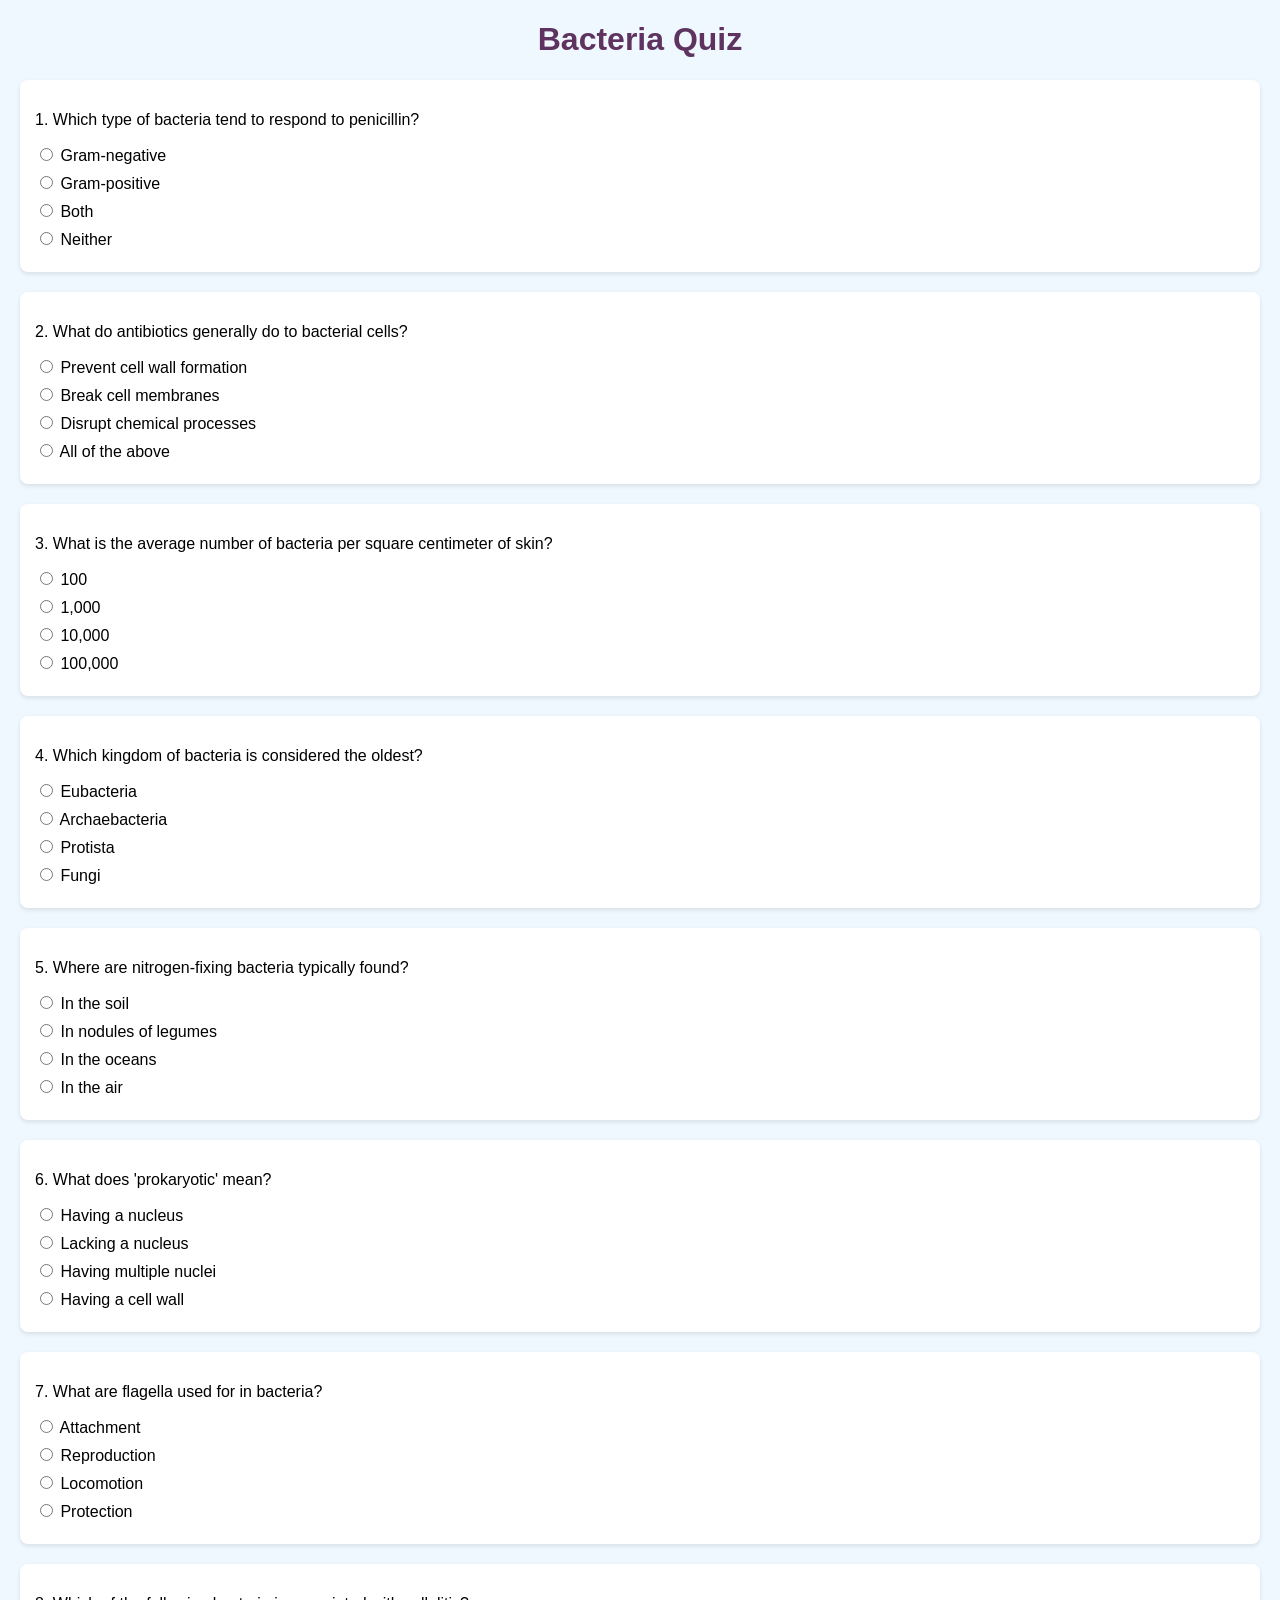
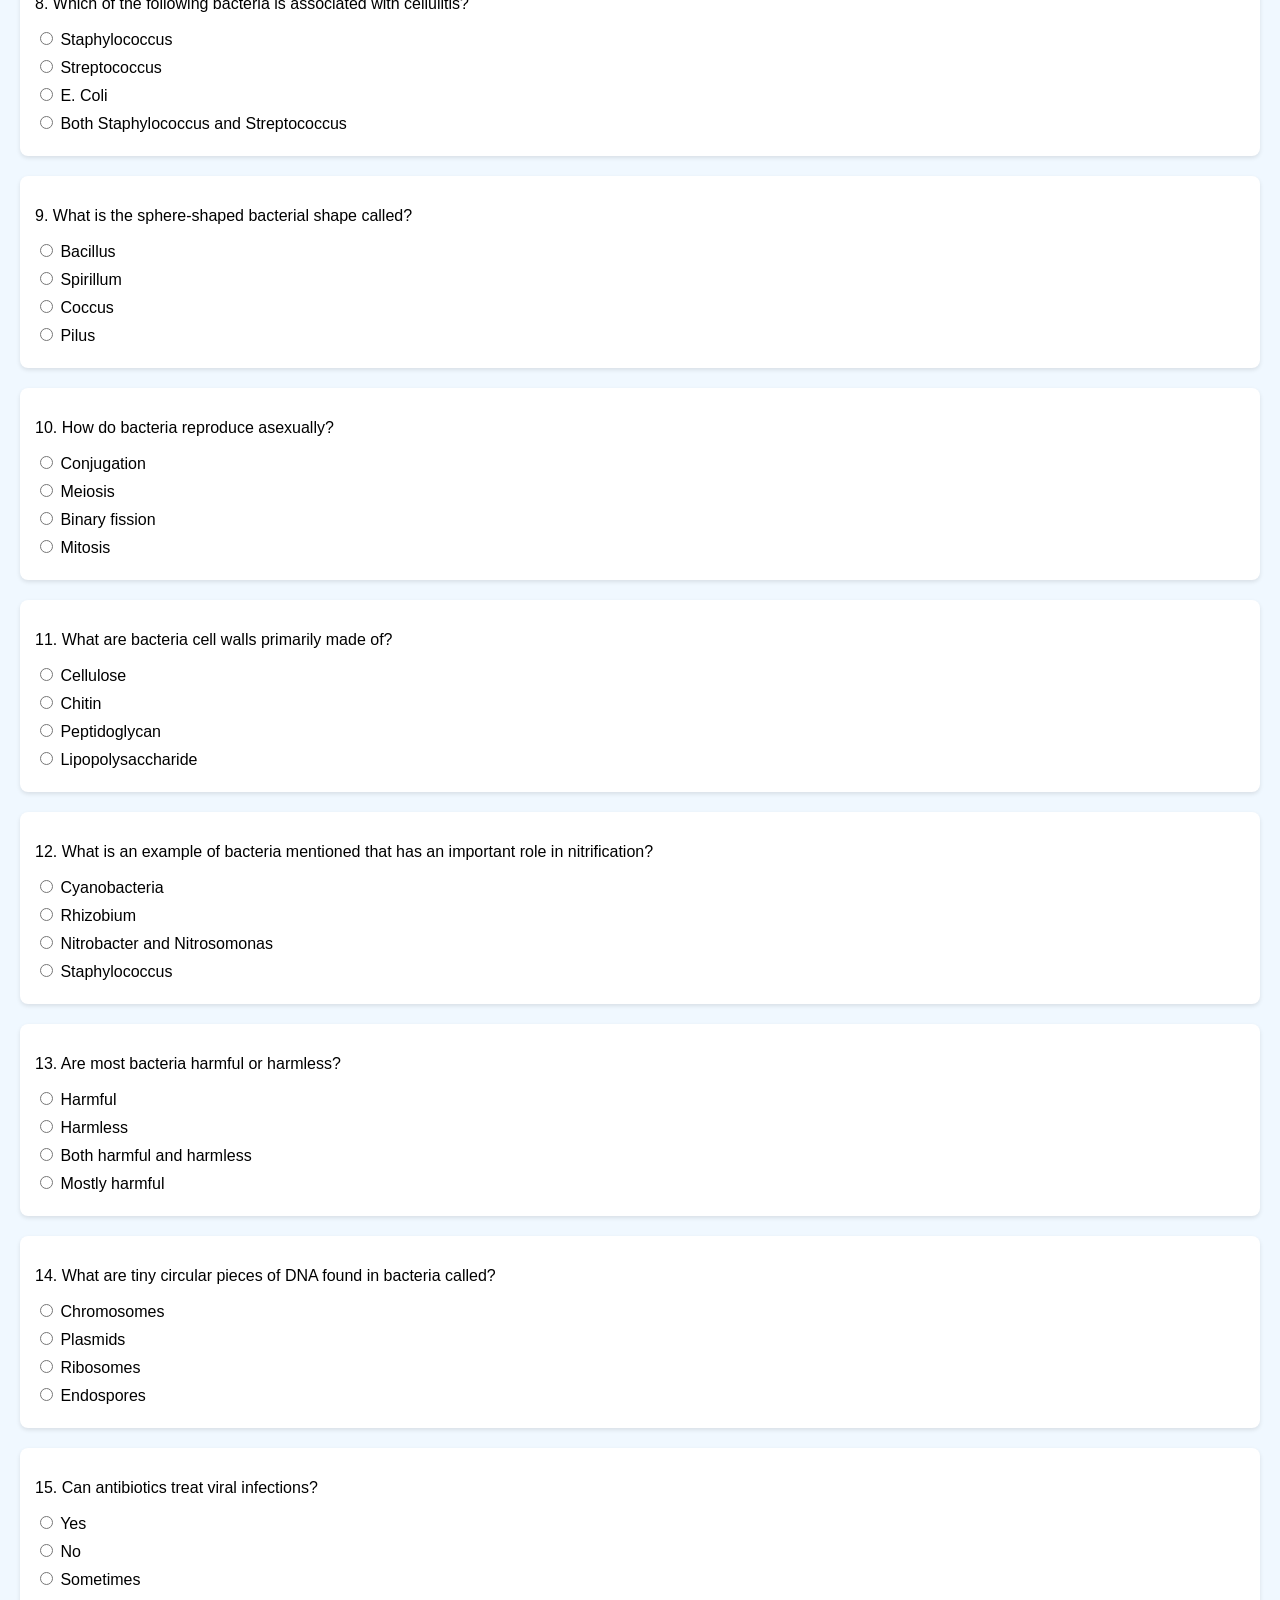
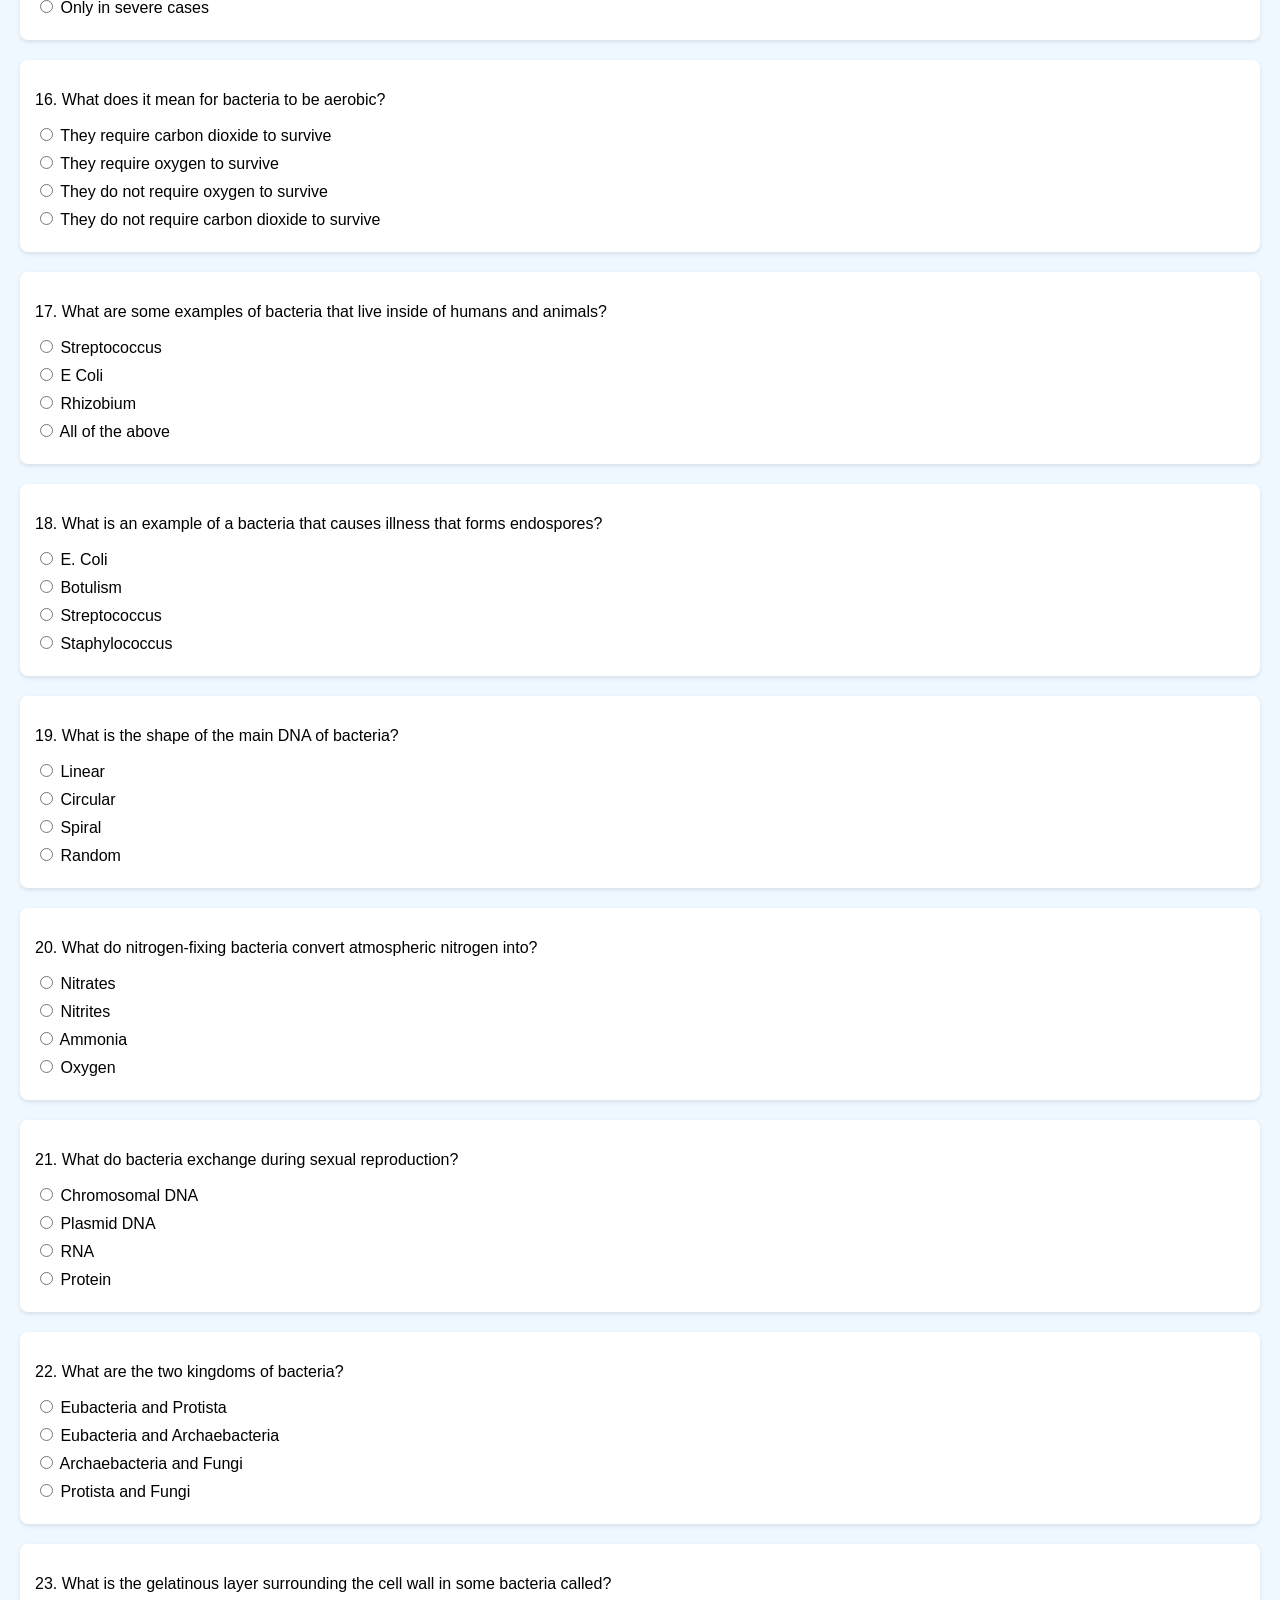
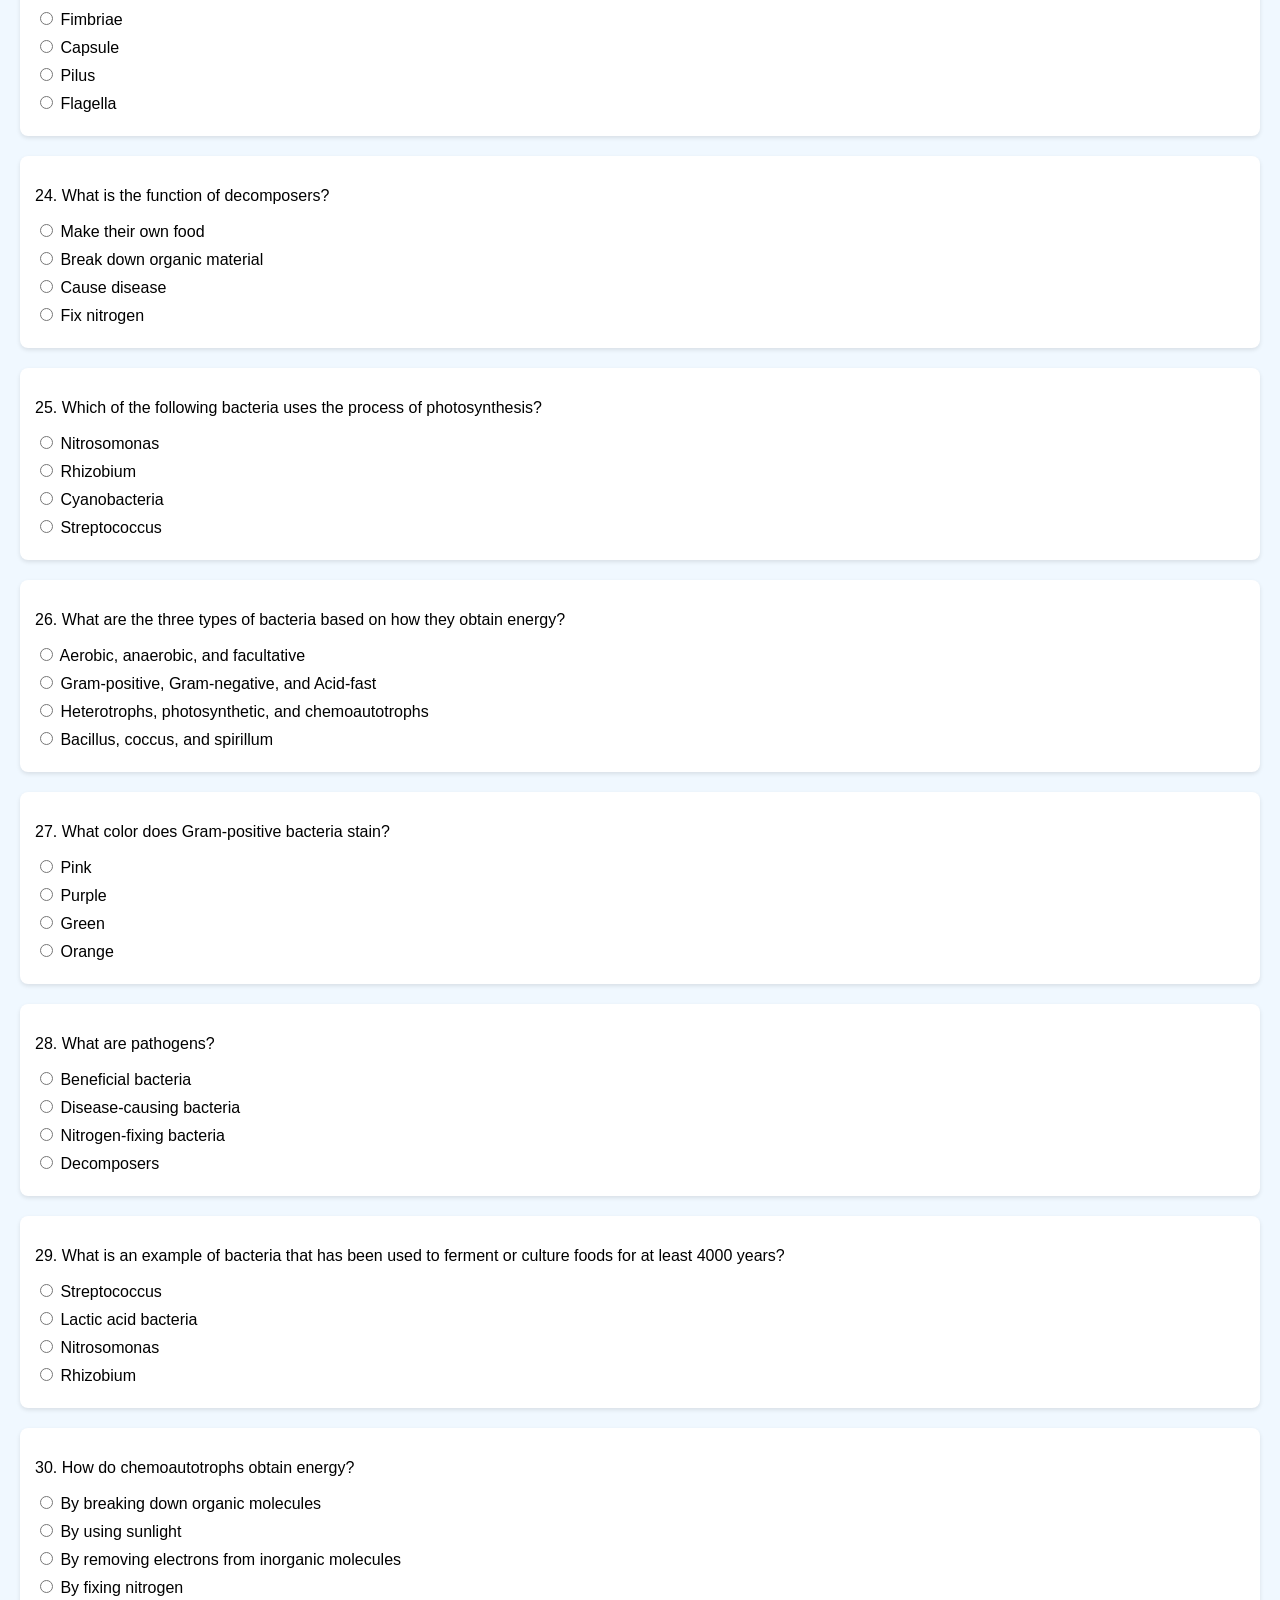
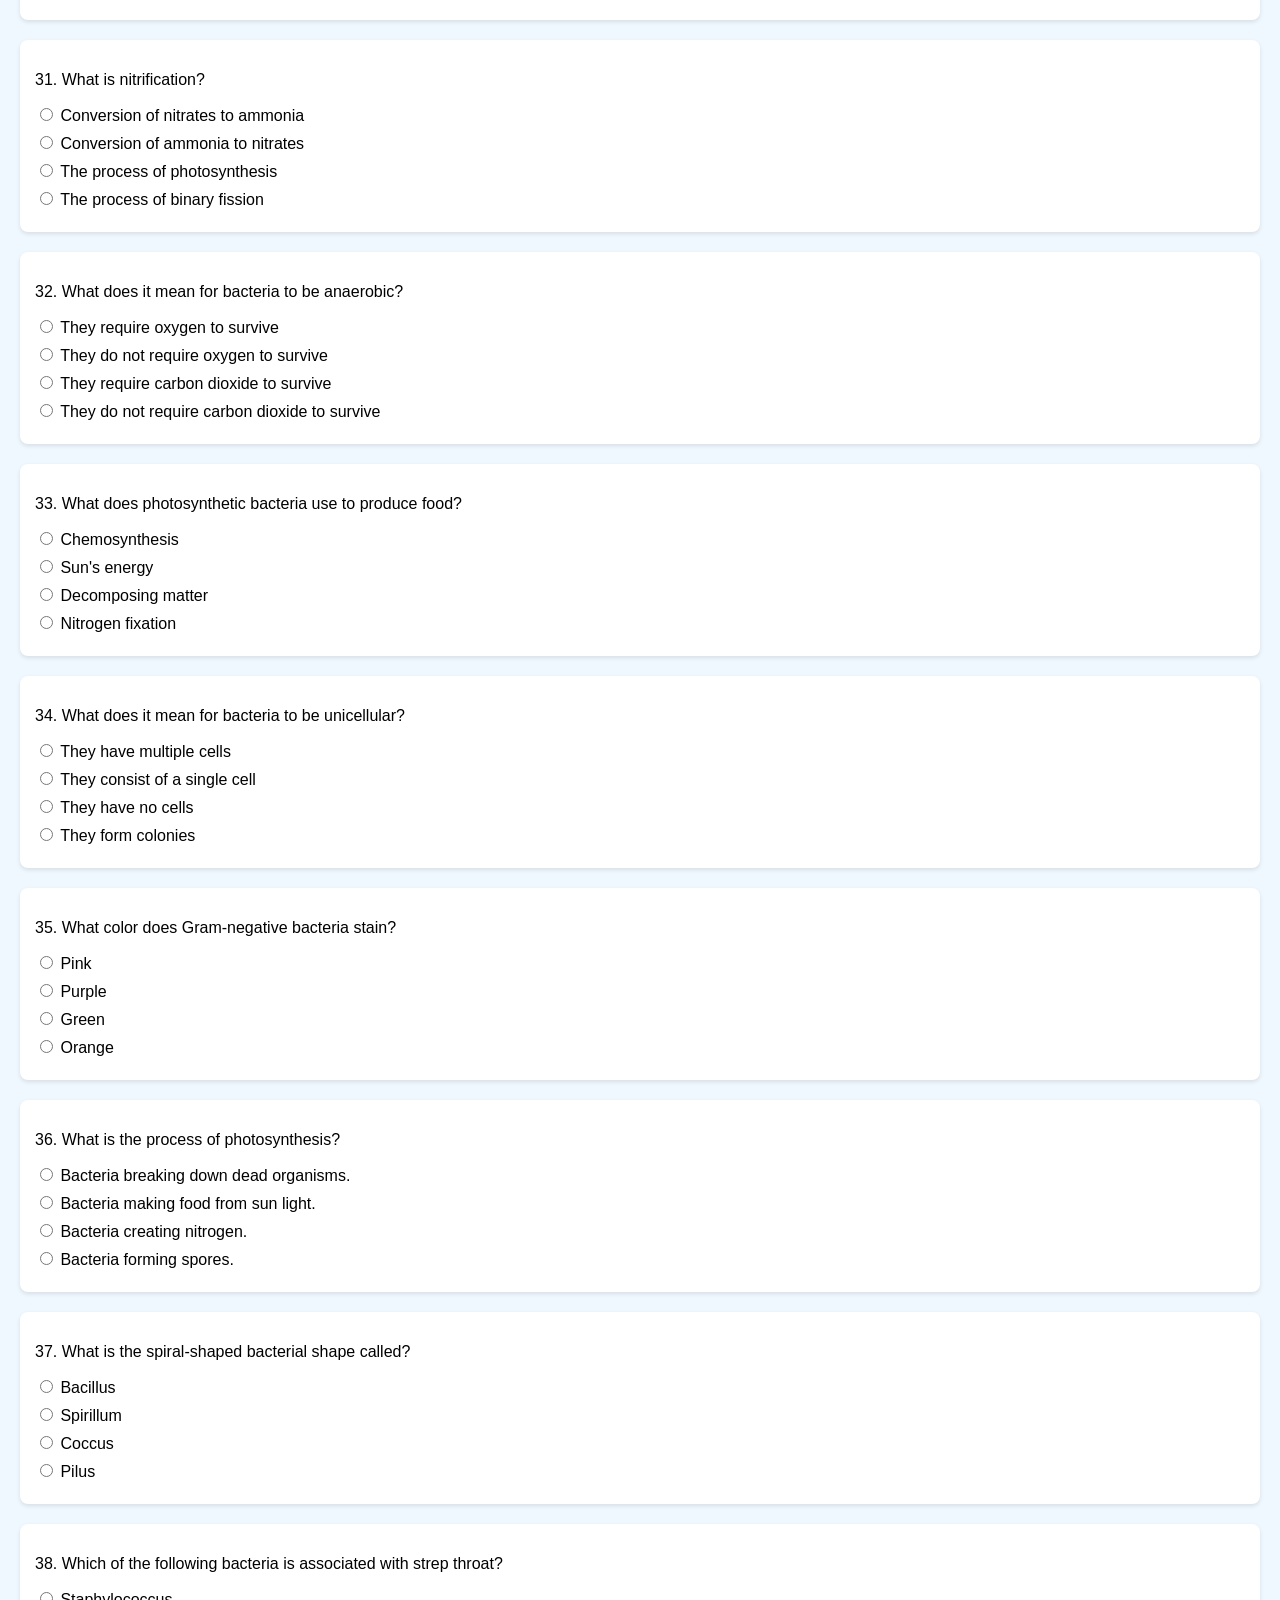
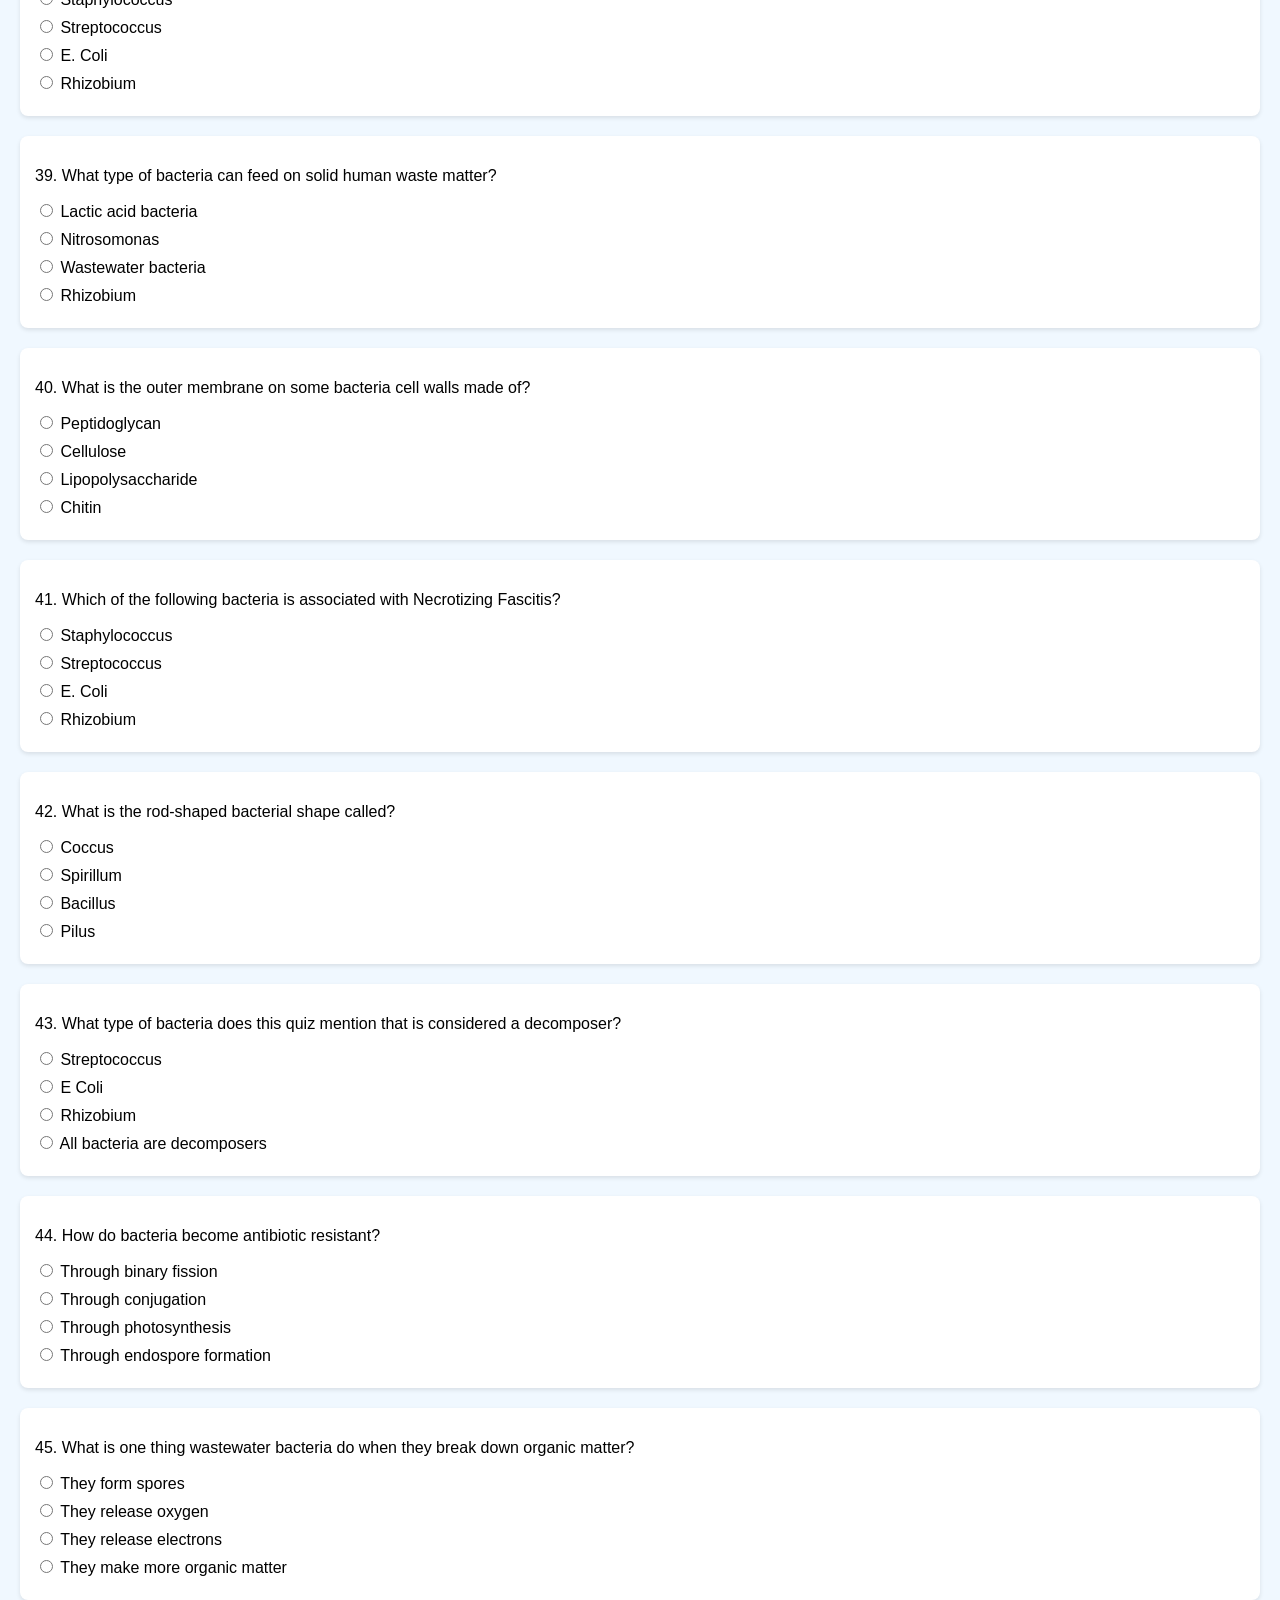
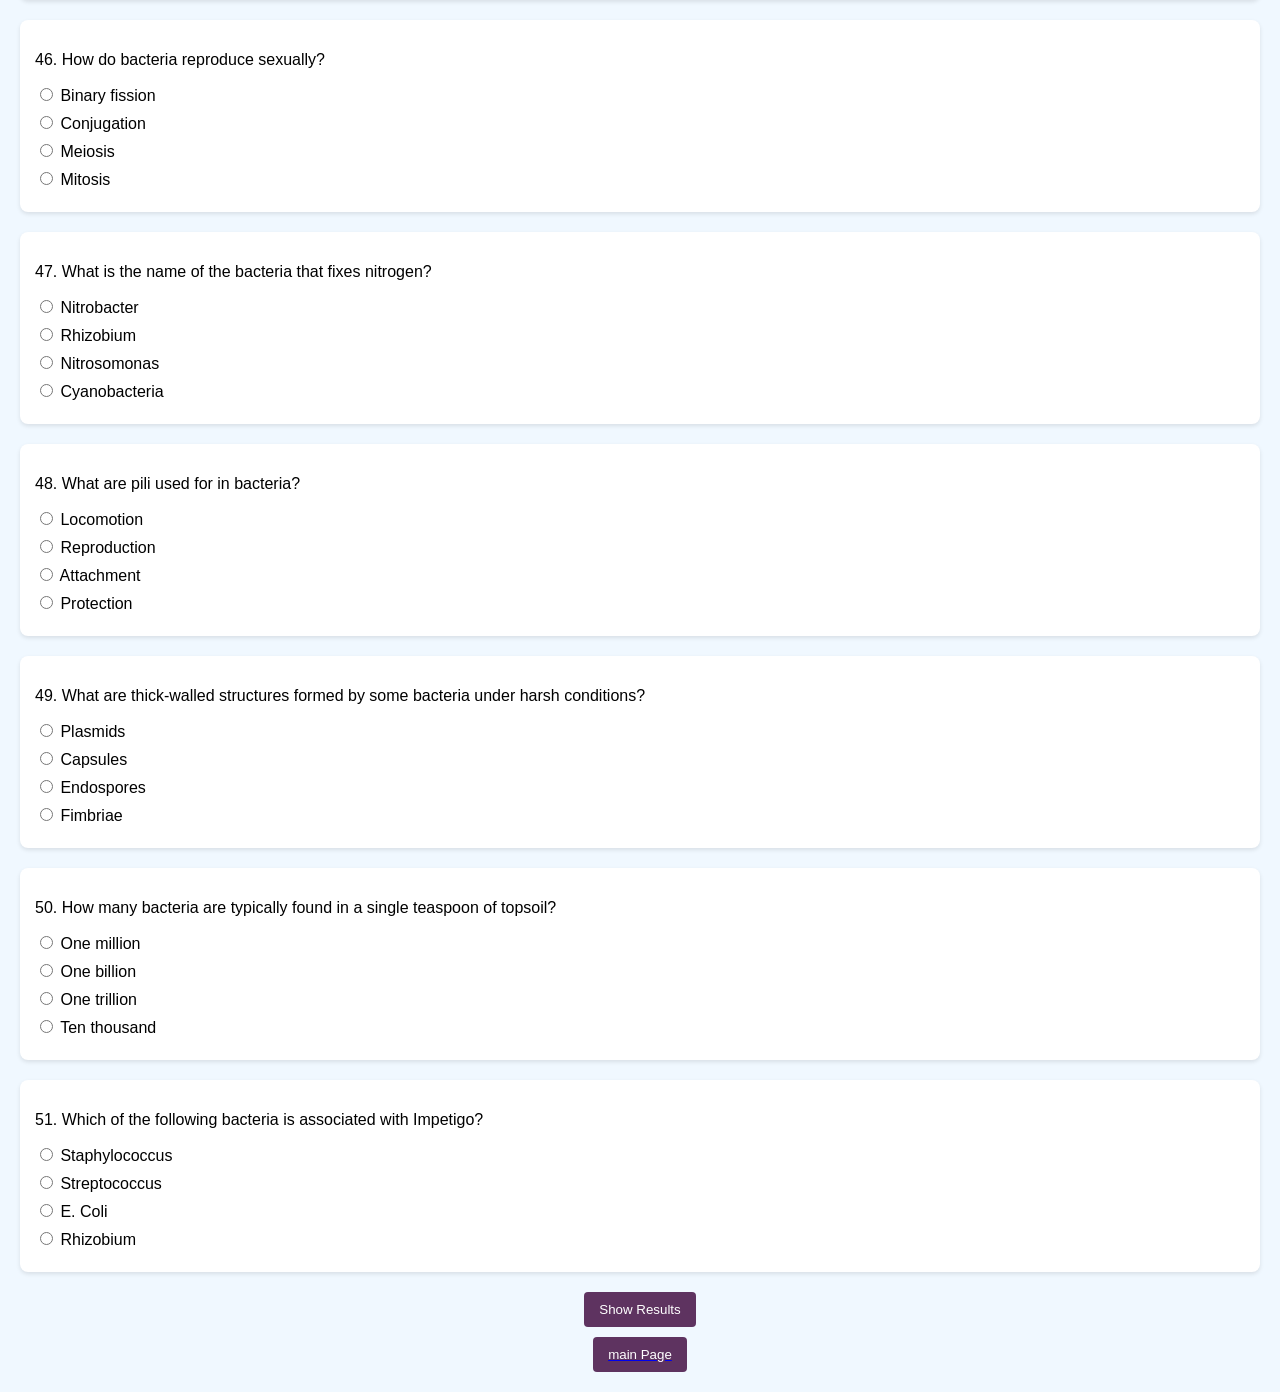
<file: bac.html>
<!DOCTYPE html>
<html lang="en">
<head>
    <meta charset="UTF-8">
    <meta name="viewport" content="width=device-width, initial-scale=1.0">
    <title>Bacteria Quiz</title>
    <style>
        body { font-family: sans-serif; margin: 20px; background-color: #f0f8ff; }
        h1 { text-align: center; color: #5e3360; }
        .question { margin-bottom: 20px; background-color: white; padding: 15px; border-radius: 8px; box-shadow: 0 2px 4px rgba(0,0,0,0.1); }
        .options label { display: block; margin-bottom: 8px; cursor: pointer;}
        button { padding: 10px 15px; background-color: #5e3360; color: white; border: none; border-radius: 4px; cursor: pointer; margin-top: 10px; display: block; margin-left: auto; margin-right: auto; }
        button:hover { background-color: #431f45;}
        .correct-answer { color: green; font-weight: bold;}
        .wrong-answer { color: red; font-weight: bold;}
    </style>
</head>
<body>
    <h1>Bacteria Quiz</h1>
    <div id="quiz-container"></div>
    <button onclick="showResults()">Show Results</button>
    <a href="index.html"><button ">main Page</button></a>
    <div id="score"></div>

    <script>
      const questions = [
            {
                question: "What are the two kingdoms of bacteria?",
                options: ["Eubacteria and Protista", "Eubacteria and Archaebacteria", "Archaebacteria and Fungi", "Protista and Fungi"],
                correctAnswer: "Eubacteria and Archaebacteria"
            },
            {
                question: "Which kingdom of bacteria is considered the oldest?",
                options: ["Eubacteria", "Archaebacteria", "Protista", "Fungi"],
                correctAnswer: "Archaebacteria"
            },
            {
                question: "What does it mean for bacteria to be unicellular?",
                options: ["They have multiple cells", "They consist of a single cell", "They have no cells", "They form colonies"],
                correctAnswer: "They consist of a single cell"
            },
             {
                 question: "What does 'prokaryotic' mean?",
                 options: ["Having a nucleus", "Lacking a nucleus", "Having multiple nuclei", "Having a cell wall"],
                 correctAnswer: "Lacking a nucleus"
             },
              {
                  question: "What is the average number of bacteria per square centimeter of skin?",
                  options: ["100", "1,000", "10,000", "100,000"],
                  correctAnswer: "100,000"
              },
              {
                  question: "How many bacteria are typically found in a single teaspoon of topsoil?",
                  options: ["One million", "One billion", "One trillion", "Ten thousand"],
                 correctAnswer: "One billion"
               },
               {
                  question: "What does it mean for bacteria to be aerobic?",
                  options: ["They require carbon dioxide to survive", "They require oxygen to survive", "They do not require oxygen to survive", "They do not require carbon dioxide to survive"],
                  correctAnswer: "They require oxygen to survive"
               },
               {
                    question: "What does it mean for bacteria to be anaerobic?",
                    options: ["They require oxygen to survive", "They do not require oxygen to survive", "They require carbon dioxide to survive", "They do not require carbon dioxide to survive"],
                    correctAnswer: "They do not require oxygen to survive"
               },
               {
                    question: "Are most bacteria harmful or harmless?",
                    options: ["Harmful", "Harmless", "Both harmful and harmless", "Mostly harmful"],
                    correctAnswer: "Harmless"
              },
               {
                 question: "What is the shape of the main DNA of bacteria?",
                    options: ["Linear", "Circular", "Spiral", "Random"],
                    correctAnswer: "Circular"
               },
               {
                   question: "What are tiny circular pieces of DNA found in bacteria called?",
                   options: ["Chromosomes", "Plasmids", "Ribosomes", "Endospores"],
                   correctAnswer: "Plasmids"
                },
               {
                     question: "How do bacteria reproduce asexually?",
                    options: ["Conjugation", "Meiosis", "Binary fission", "Mitosis"],
                    correctAnswer: "Binary fission"
                },
                {
                    question: "How do bacteria reproduce sexually?",
                     options: ["Binary fission", "Conjugation", "Meiosis", "Mitosis"],
                    correctAnswer: "Conjugation"
                 },
                 {
                     question: "What do bacteria exchange during sexual reproduction?",
                    options: ["Chromosomal DNA", "Plasmid DNA", "RNA", "Protein"],
                    correctAnswer: "Plasmid DNA"
                },
                {
                     question: "How do bacteria become antibiotic resistant?",
                      options: ["Through binary fission", "Through conjugation", "Through photosynthesis", "Through endospore formation"],
                      correctAnswer: "Through conjugation"
                 },
                 {
                      question: "What are bacteria cell walls primarily made of?",
                      options: ["Cellulose", "Chitin", "Peptidoglycan", "Lipopolysaccharide"],
                       correctAnswer: "Peptidoglycan"
                  },
                  {
                      question: "What is the outer membrane on some bacteria cell walls made of?",
                      options: ["Peptidoglycan", "Cellulose", "Lipopolysaccharide", "Chitin"],
                      correctAnswer: "Lipopolysaccharide"
                  },
                 {
                       question: "What is the gelatinous layer surrounding the cell wall in some bacteria called?",
                        options: ["Fimbriae", "Capsule", "Pilus", "Flagella"],
                        correctAnswer: "Capsule"
                  },
                  {
                       question: "What are thick-walled structures formed by some bacteria under harsh conditions?",
                       options: ["Plasmids", "Capsules", "Endospores", "Fimbriae"],
                       correctAnswer: "Endospores"
                   },
                   {
                       question: "What is an example of a bacteria that causes illness that forms endospores?",
                       options: ["E. Coli", "Botulism", "Streptococcus", "Staphylococcus"],
                       correctAnswer: "Botulism"
                   },
                    {
                       question: "What are flagella used for in bacteria?",
                        options: ["Attachment", "Reproduction", "Locomotion", "Protection"],
                        correctAnswer: "Locomotion"
                    },
                    {
                        question: "What are pili used for in bacteria?",
                         options: ["Locomotion", "Reproduction", "Attachment", "Protection"],
                         correctAnswer: "Attachment"
                    },
                    {
                         question: "What is the rod-shaped bacterial shape called?",
                         options: ["Coccus", "Spirillum", "Bacillus", "Pilus"],
                         correctAnswer: "Bacillus"
                    },
                    {
                         question: "What is the sphere-shaped bacterial shape called?",
                         options: ["Bacillus", "Spirillum", "Coccus", "Pilus"],
                        correctAnswer: "Coccus"
                    },
                    {
                        question: "What is the spiral-shaped bacterial shape called?",
                         options: ["Bacillus", "Spirillum", "Coccus", "Pilus"],
                         correctAnswer: "Spirillum"
                    },
                    {
                         question: "What color does Gram-positive bacteria stain?",
                         options: ["Pink", "Purple", "Green", "Orange"],
                         correctAnswer: "Purple"
                    },
                    {
                        question: "What color does Gram-negative bacteria stain?",
                        options: ["Pink", "Purple", "Green", "Orange"],
                         correctAnswer: "Pink"
                    },
                     {
                        question: "Which type of bacteria tend to respond to penicillin?",
                         options: ["Gram-negative", "Gram-positive", "Both", "Neither"],
                        correctAnswer: "Gram-positive"
                    },
                     {
                        question: "What do antibiotics generally do to bacterial cells?",
                        options: ["Prevent cell wall formation", "Break cell membranes", "Disrupt chemical processes", "All of the above"],
                        correctAnswer: "All of the above"
                     },
                    {
                         question: "Can antibiotics treat viral infections?",
                         options: ["Yes", "No", "Sometimes", "Only in severe cases"],
                         correctAnswer: "No"
                    },
                     {
                         question: "What are the three types of bacteria based on how they obtain energy?",
                         options: ["Aerobic, anaerobic, and facultative", "Gram-positive, Gram-negative, and Acid-fast", "Heterotrophs, photosynthetic, and chemoautotrophs", "Bacillus, coccus, and spirillum"],
                         correctAnswer: "Heterotrophs, photosynthetic, and chemoautotrophs"
                     },
                      {
                          question: "What is the function of decomposers?",
                         options: ["Make their own food", "Break down organic material", "Cause disease", "Fix nitrogen"],
                          correctAnswer: "Break down organic material"
                       },
                        {
                          question: "What are pathogens?",
                          options: ["Beneficial bacteria", "Disease-causing bacteria", "Nitrogen-fixing bacteria", "Decomposers"],
                          correctAnswer: "Disease-causing bacteria"
                       },
                      {
                          question: "What is the name of the bacteria that fixes nitrogen?",
                          options: ["Nitrobacter", "Rhizobium", "Nitrosomonas", "Cyanobacteria"],
                          correctAnswer: "Rhizobium"
                      },
                       {
                           question: "Where are nitrogen-fixing bacteria typically found?",
                           options: ["In the soil", "In nodules of legumes", "In the oceans", "In the air"],
                           correctAnswer: "In nodules of legumes"
                        },
                        {
                            question: "What do nitrogen-fixing bacteria convert atmospheric nitrogen into?",
                            options: ["Nitrates", "Nitrites", "Ammonia", "Oxygen"],
                            correctAnswer: "Ammonia"
                         },
                         {
                              question: "What type of bacteria does this quiz mention that is considered a decomposer?",
                              options: ["Streptococcus", "E Coli", "Rhizobium", "All bacteria are decomposers"],
                              correctAnswer: "All bacteria are decomposers"
                           },
                           {
                              question: "What are some examples of bacteria that live inside of humans and animals?",
                              options: ["Streptococcus", "E Coli", "Rhizobium", "All of the above"],
                              correctAnswer: "All of the above"
                           },
                           {
                              question: "Which of the following bacteria is associated with strep throat?",
                               options: ["Staphylococcus", "Streptococcus", "E. Coli", "Rhizobium"],
                               correctAnswer: "Streptococcus"
                            },
                            {
                                 question: "Which of the following bacteria is associated with Impetigo?",
                                   options: ["Staphylococcus", "Streptococcus", "E. Coli", "Rhizobium"],
                                   correctAnswer: "Staphylococcus"
                             },
                              {
                                question: "Which of the following bacteria is associated with Necrotizing Fascitis?",
                                  options: ["Staphylococcus", "Streptococcus", "E. Coli", "Rhizobium"],
                                  correctAnswer: "Streptococcus"
                              },
                             {
                                  question: "Which of the following bacteria is associated with cellulitis?",
                                   options: ["Staphylococcus", "Streptococcus", "E. Coli", "Both Staphylococcus and Streptococcus"],
                                   correctAnswer: "Both Staphylococcus and Streptococcus"
                               },
                            {
                                question: "What does photosynthetic bacteria use to produce food?",
                               options: ["Chemosynthesis", "Sun's energy", "Decomposing matter", "Nitrogen fixation"],
                               correctAnswer: "Sun's energy"
                             },
                            {
                                question: "What is the process of photosynthesis?",
                                 options: ["Bacteria breaking down dead organisms.", "Bacteria making food from sun light.", "Bacteria creating nitrogen.", "Bacteria forming spores."],
                                 correctAnswer: "Bacteria making food from sun light."
                             },
                            {
                                question: "Which of the following bacteria uses the process of photosynthesis?",
                                options: ["Nitrosomonas", "Rhizobium", "Cyanobacteria", "Streptococcus"],
                                 correctAnswer: "Cyanobacteria"
                             },
                              {
                                question: "How do chemoautotrophs obtain energy?",
                                options: ["By breaking down organic molecules", "By using sunlight", "By removing electrons from inorganic molecules", "By fixing nitrogen"],
                                 correctAnswer: "By removing electrons from inorganic molecules"
                               },
                              {
                                question: "What is an example of bacteria mentioned that has an important role in nitrification?",
                                options: ["Cyanobacteria", "Rhizobium", "Nitrobacter and Nitrosomonas", "Staphylococcus"],
                                correctAnswer: "Nitrobacter and Nitrosomonas"
                             },
                              {
                                  question: "What is nitrification?",
                                  options: ["Conversion of nitrates to ammonia", "Conversion of ammonia to nitrates", "The process of photosynthesis", "The process of binary fission"],
                                   correctAnswer: "Conversion of ammonia to nitrates"
                               },
                              {
                                  question: "What is an example of bacteria that has been used to ferment or culture foods for at least 4000 years?",
                                  options: ["Streptococcus", "Lactic acid bacteria", "Nitrosomonas", "Rhizobium"],
                                  correctAnswer: "Lactic acid bacteria"
                               },
                              {
                                  question: "What type of bacteria can feed on solid human waste matter?",
                                  options: ["Lactic acid bacteria", "Nitrosomonas", "Wastewater bacteria", "Rhizobium"],
                                  correctAnswer: "Wastewater bacteria"
                               },
                               {
                                 question: "What is one thing wastewater bacteria do when they break down organic matter?",
                                  options: ["They form spores", "They release oxygen", "They release electrons", "They make more organic matter"],
                                  correctAnswer: "They release electrons"
                               }

        ];



        let currentQuestions = [...questions]; // Copy of original questions

      function shuffleArray(array) {
            for (let i = array.length - 1; i > 0; i--) {
                const j = Math.floor(Math.random() * (i + 1));
                [array[i], array[j]] = [array[j], array[i]]; // Swap elements
            }
        }



      function createQuiz() {
            shuffleArray(currentQuestions); // Shuffle the copied array
            const quizContainer = document.getElementById('quiz-container');
            quizContainer.innerHTML = ''; // Clear existing content
            currentQuestions.forEach((question, index) => {
                const questionDiv = document.createElement('div');
                questionDiv.classList.add('question');
                questionDiv.innerHTML = `<p>${index + 1}. ${question.question}</p>`;

                const optionsDiv = document.createElement('div');
                optionsDiv.classList.add('options');

                question.options.forEach(option => {
                    optionsDiv.innerHTML += `
                        <label>
                            <input type="radio" name="question${index}" value="${option}">
                            ${option}
                        </label>
                    `;
                });
                questionDiv.appendChild(optionsDiv);
                quizContainer.appendChild(questionDiv);
            });

        }

        function showResults() {
          let score = 0;
          currentQuestions.forEach((question, index) => {
            const selectedOption = document.querySelector(`input[name="question${index}"]:checked`);
            const questionDiv = document.querySelectorAll('.question')[index];

              if(selectedOption) {
              const userAnswer = selectedOption.value;
              const correctAnswer = question.correctAnswer;
              const optionsLabels = questionDiv.querySelectorAll('label');

                if (userAnswer === correctAnswer) {
                    score++;
                    questionDiv.classList.add('correct-answer');
                    selectedOption.parentElement.classList.add('correct-answer');
                } else {
                    questionDiv.classList.add('wrong-answer');
                    selectedOption.parentElement.classList.add('wrong-answer');

                    optionsLabels.forEach(label => {
                    if(label.textContent.trim() === correctAnswer){
                       label.classList.add('correct-answer');
                      }

                    });


                }
               } else {
                const optionsLabels = questionDiv.querySelectorAll('label');

                optionsLabels.forEach(label => {
                 if(label.textContent.trim() === question.correctAnswer){
                    label.classList.add('correct-answer');
                    }

                });


              questionDiv.classList.add('wrong-answer');

              }
            });

           document.getElementById('score').innerHTML = `Your Score: ${score} out of ${currentQuestions.length}`;
            }

            createQuiz(); // Initialize the quiz when the page loads

    </script>
</body>
</html>
</file>
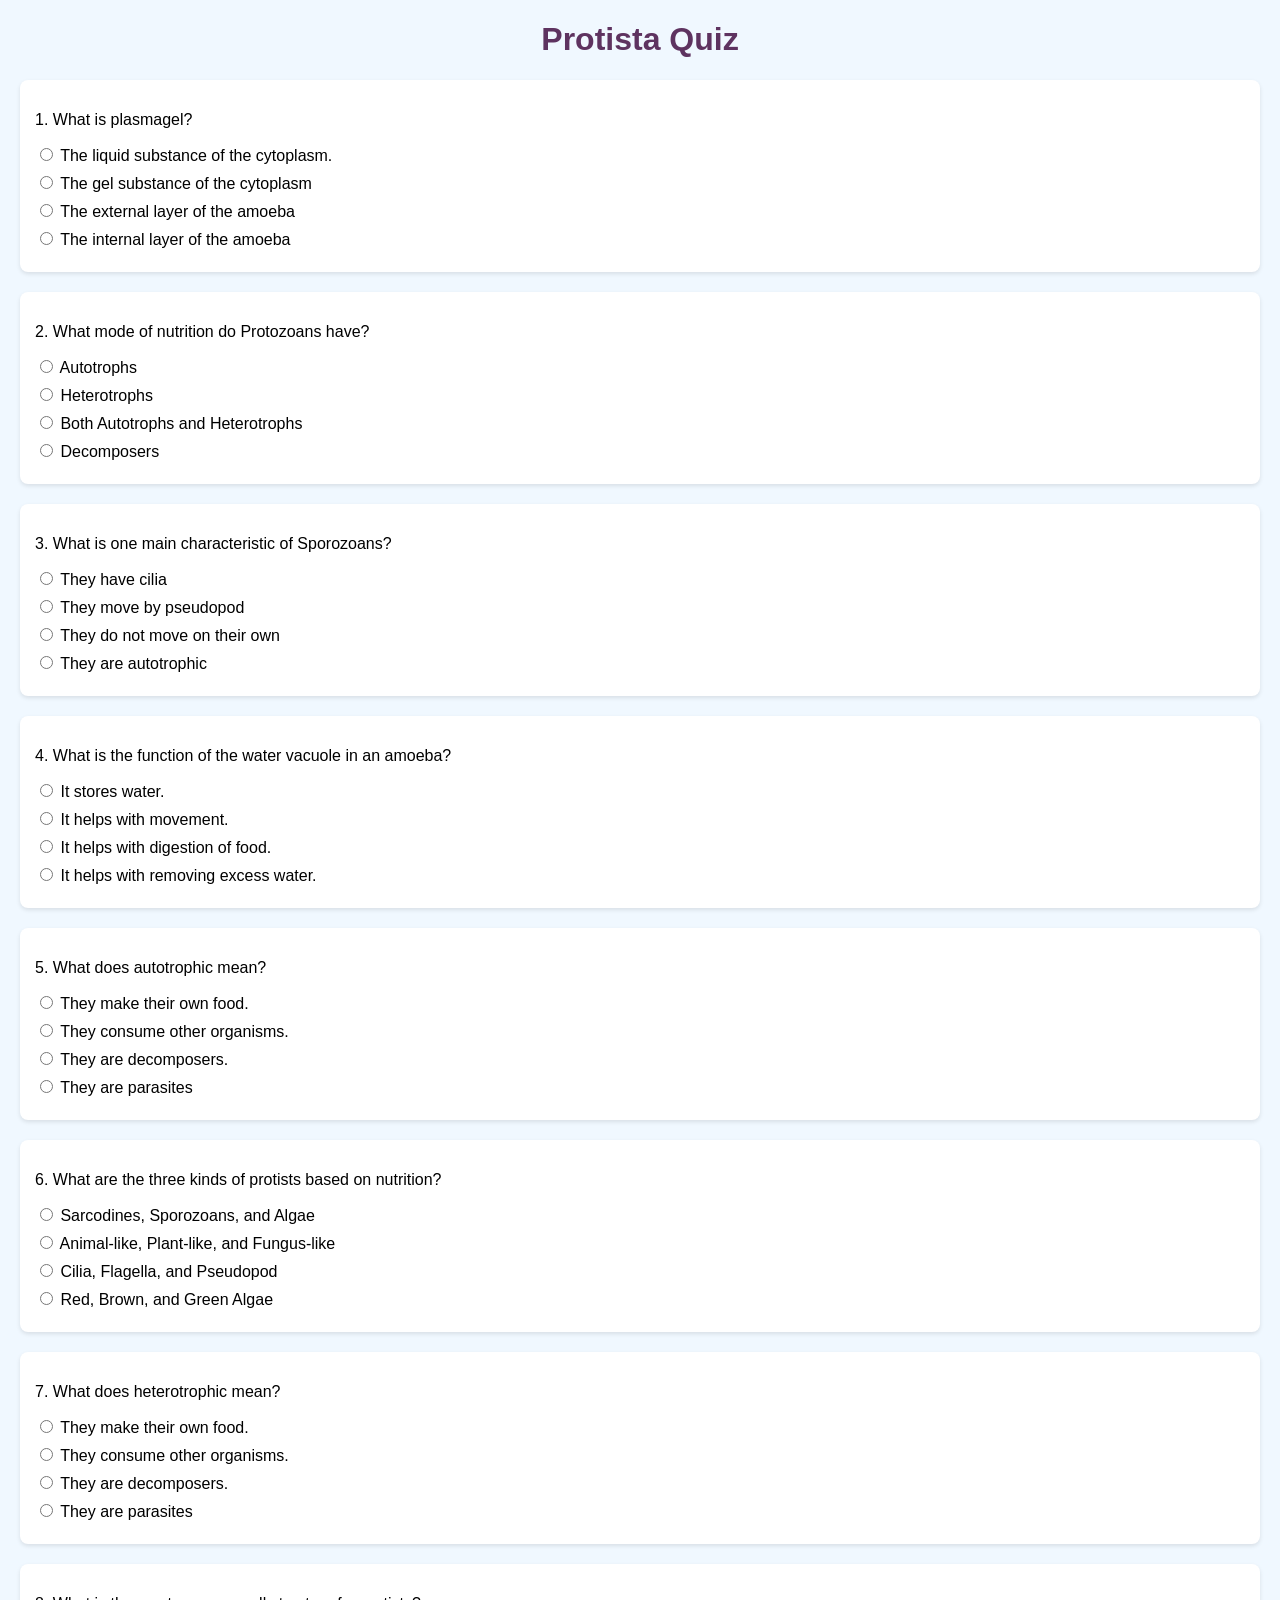
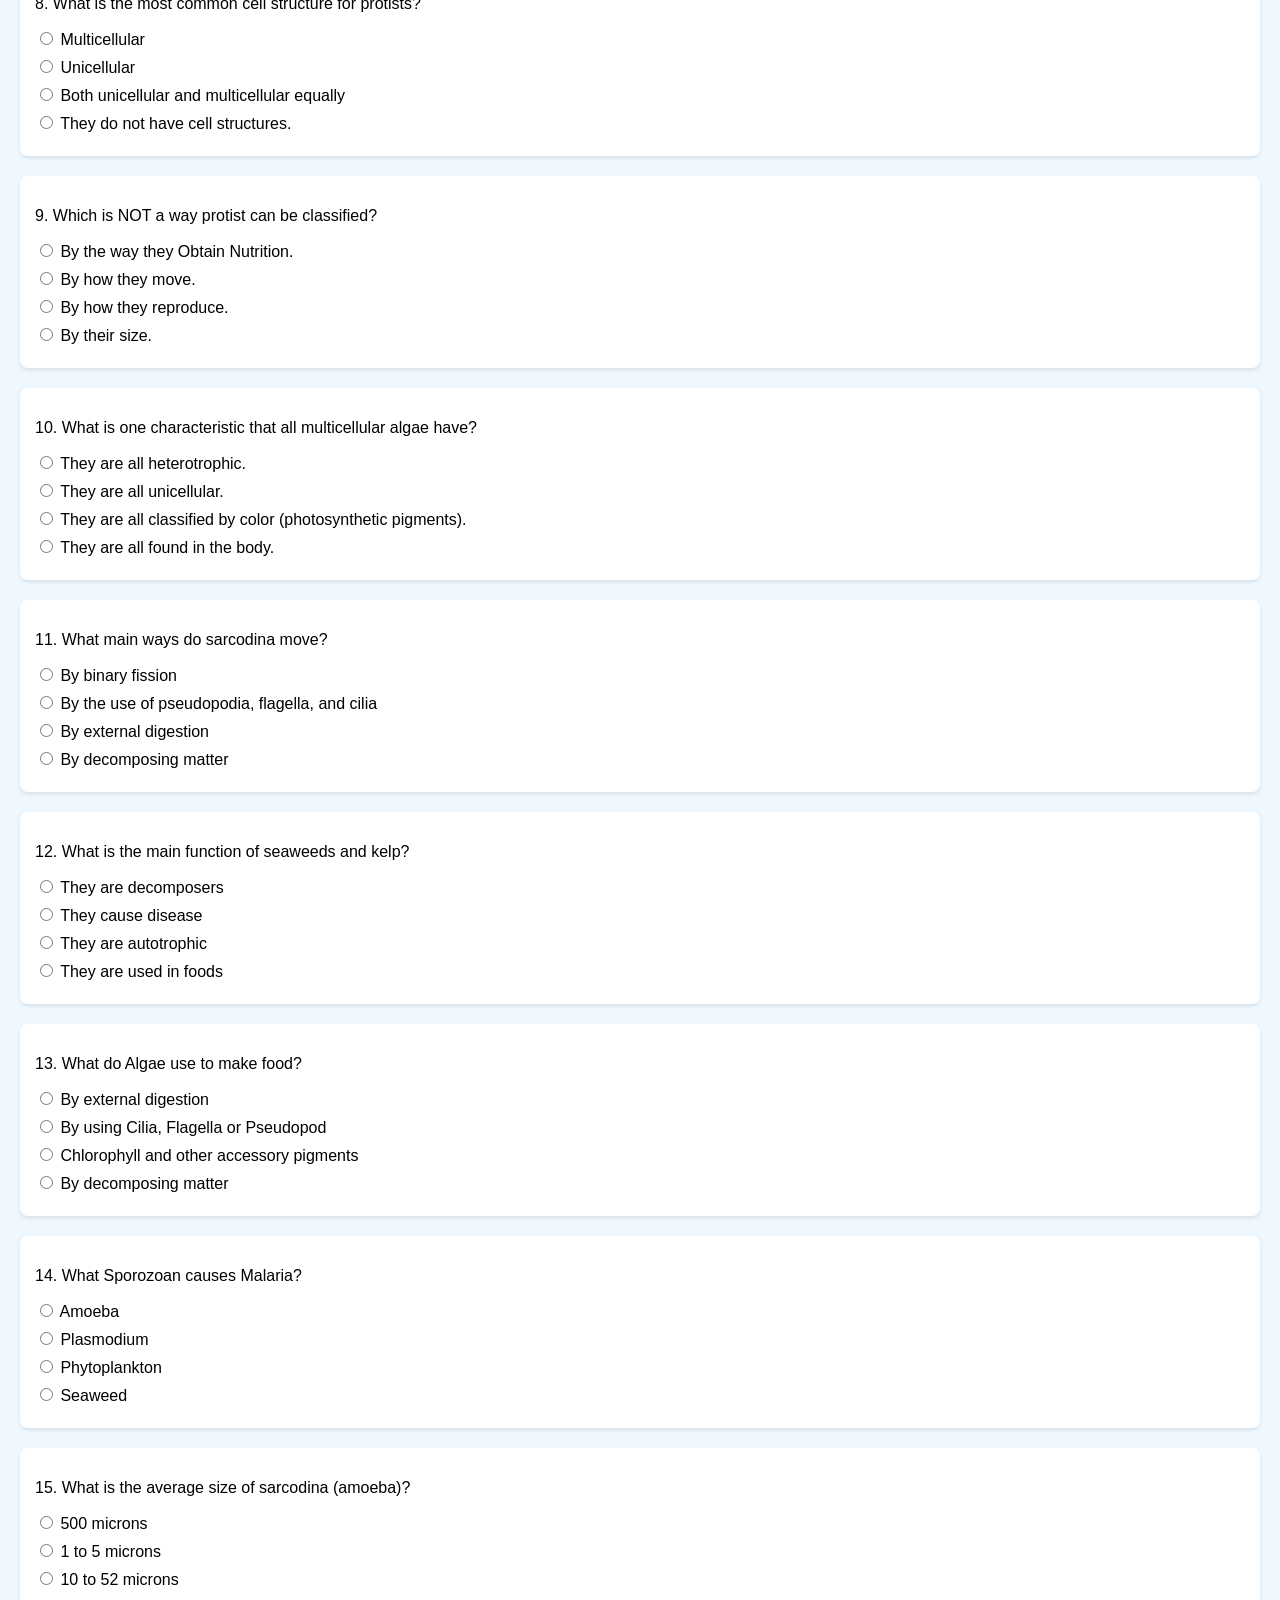
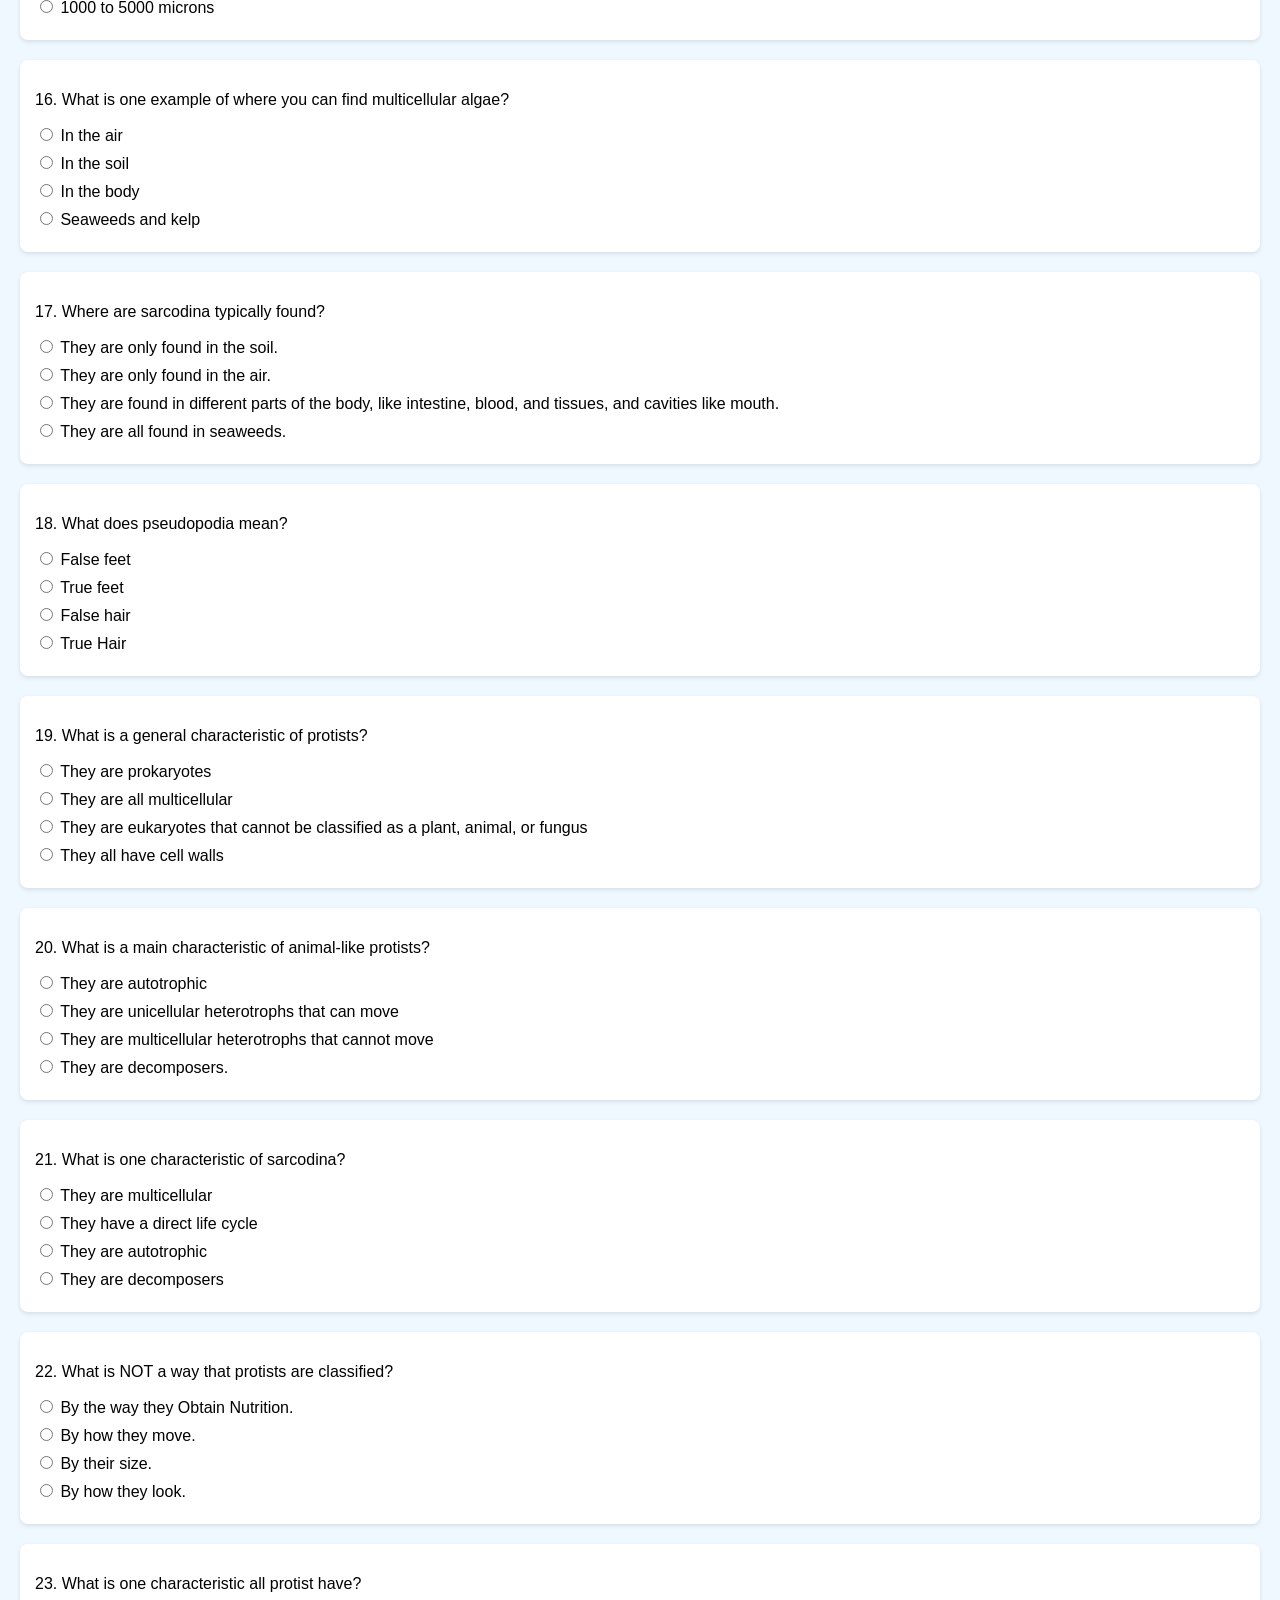
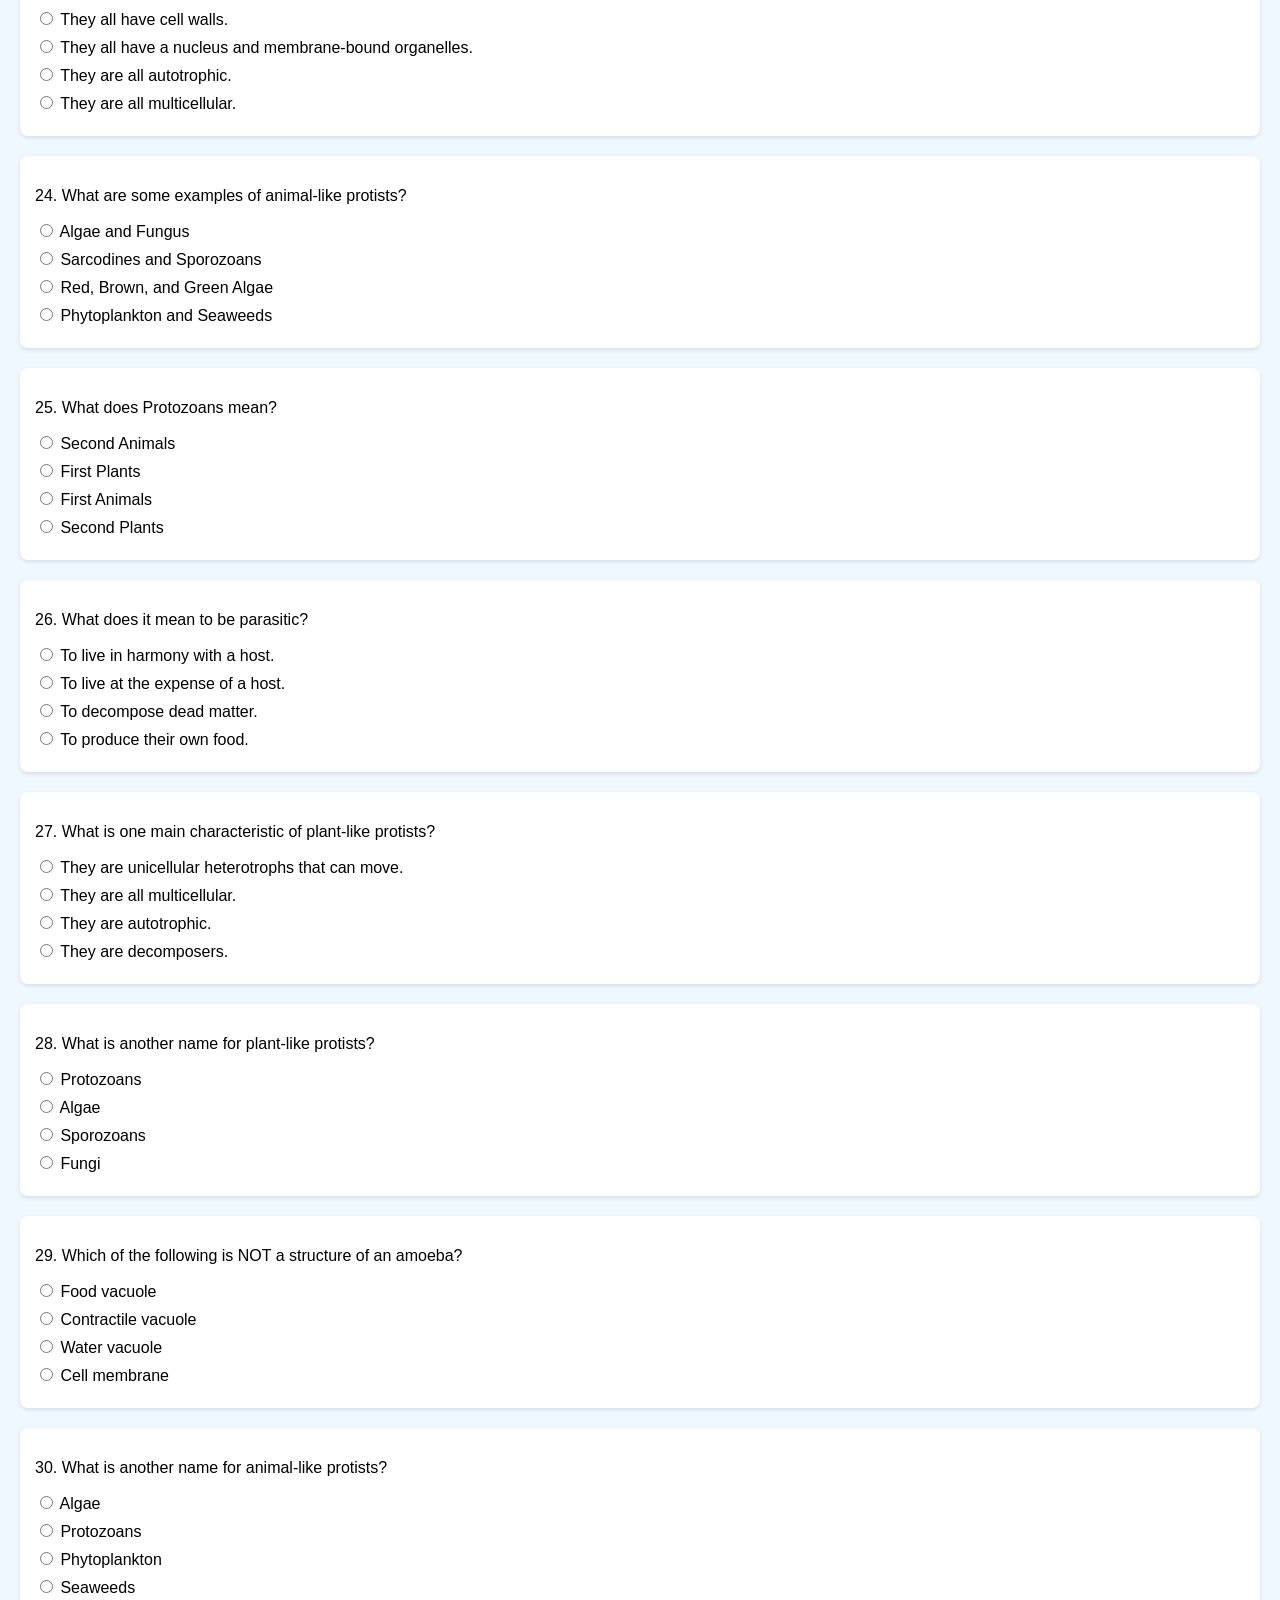
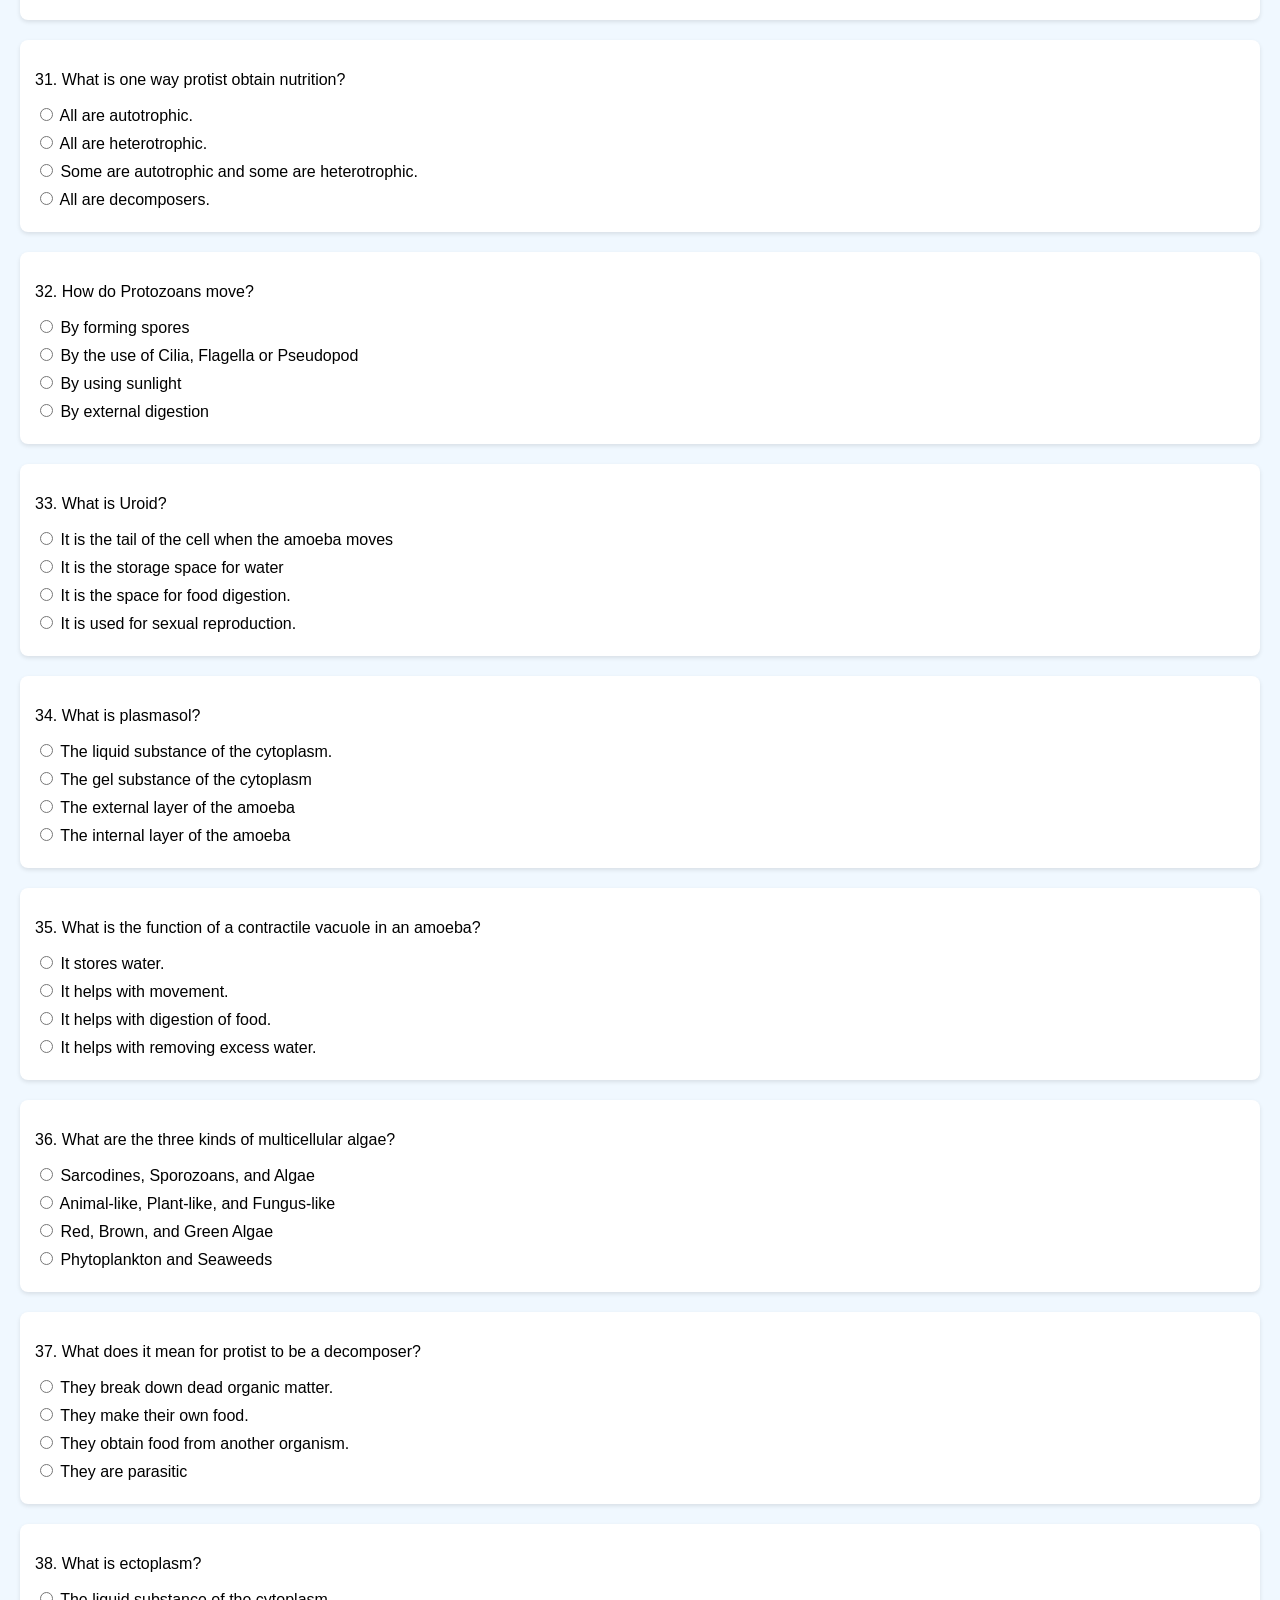
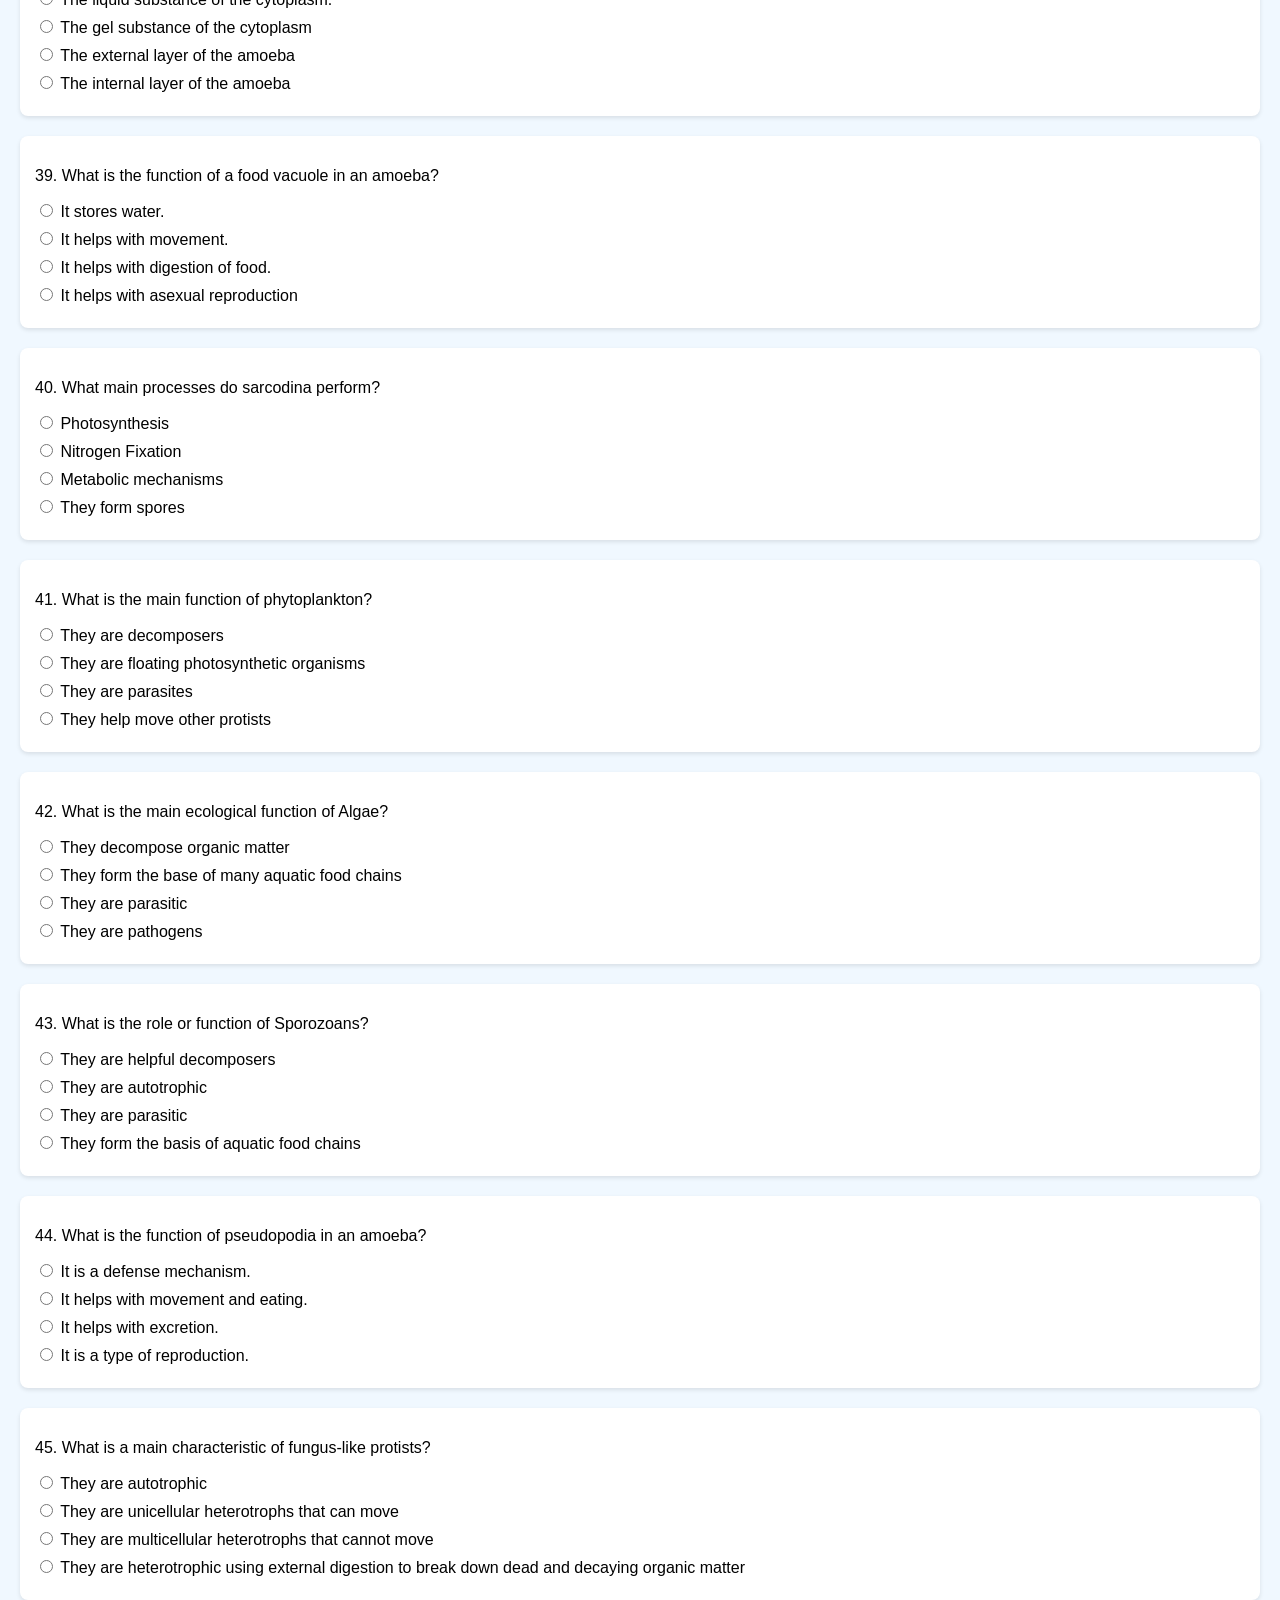
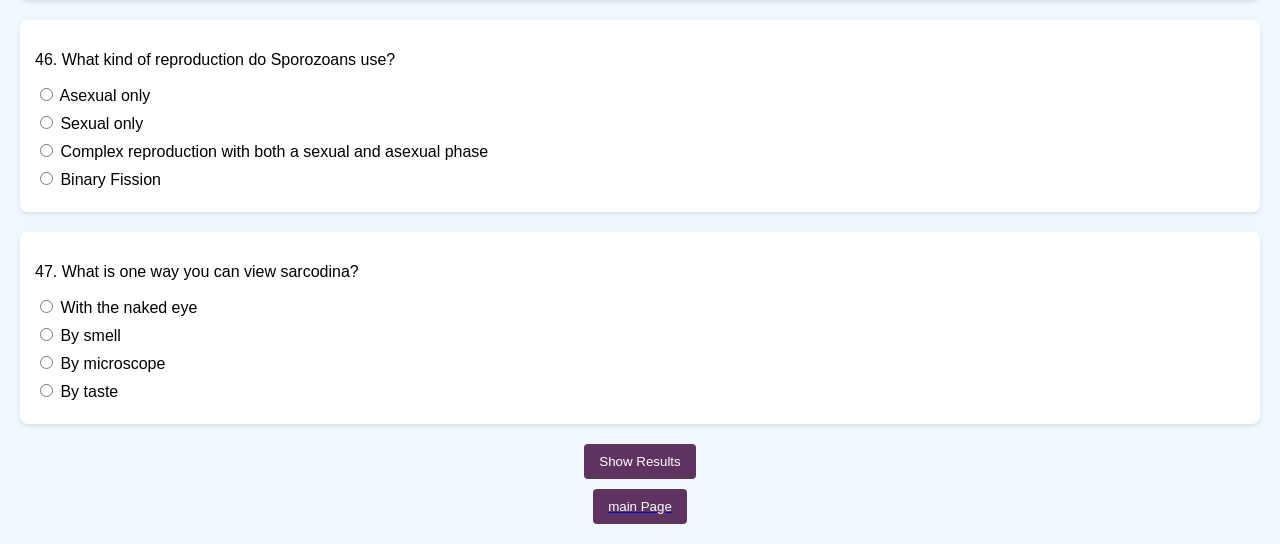
<file: pro.html>
<!DOCTYPE html>
<html lang="en">
<head>
    <meta charset="UTF-8">
    <meta name="viewport" content="width=device-width, initial-scale=1.0">
    <title>Protista Quiz</title>
    <style>
        body { font-family: sans-serif; margin: 20px; background-color: #f0f8ff; }
        h1 { text-align: center; color: #5e3360; }
        .question { margin-bottom: 20px; background-color: white; padding: 15px; border-radius: 8px; box-shadow: 0 2px 4px rgba(0,0,0,0.1); }
        .options label { display: block; margin-bottom: 8px; cursor: pointer;}
        button { padding: 10px 15px; background-color: #5e3360; color: white; border: none; border-radius: 4px; cursor: pointer; margin-top: 10px; display: block; margin-left: auto; margin-right: auto; }
        button:hover { background-color: #431f45;}
        .correct-answer { color: green; font-weight: bold;}
        .wrong-answer { color: red; font-weight: bold;}
    </style>
</head>
<body>
    <h1>Protista Quiz</h1>
    <div id="quiz-container"></div>
    <button onclick="showResults()">Show Results</button>
     <a href="index.html"><button ">main Page</button></a>
    <div id="score"></div>

    <script>
      const questions = [
          {
                question: "What is a general characteristic of protists?",
                options: ["They are prokaryotes", "They are all multicellular", "They are eukaryotes that cannot be classified as a plant, animal, or fungus", "They all have cell walls"],
                correctAnswer: "They are eukaryotes that cannot be classified as a plant, animal, or fungus"
            },
            {
                question: "What is one characteristic all protist have?",
                options: ["They all have cell walls.", "They all have a nucleus and membrane-bound organelles.", "They are all autotrophic.", "They are all multicellular."],
                correctAnswer: "They all have a nucleus and membrane-bound organelles."
            },
            {
                question: "Which is NOT a way protist can be classified?",
                options: ["By the way they Obtain Nutrition.", "By how they move.", "By how they reproduce.", "By their size."],
                correctAnswer: "By how they reproduce."
            },
            {
                question: "What is one way protist obtain nutrition?",
                options: ["All are autotrophic.", "All are heterotrophic.", "Some are autotrophic and some are heterotrophic.", "All are decomposers."],
                correctAnswer: "Some are autotrophic and some are heterotrophic."
            },
              {
                  question: "What is the most common cell structure for protists?",
                  options: ["Multicellular", "Unicellular", "Both unicellular and multicellular equally", "They do not have cell structures."],
                  correctAnswer: "Unicellular"
              },
              {
                question: "What are the three kinds of protists based on nutrition?",
                    options: ["Sarcodines, Sporozoans, and Algae", "Animal-like, Plant-like, and Fungus-like", "Cilia, Flagella, and Pseudopod", "Red, Brown, and Green Algae"],
                    correctAnswer: "Animal-like, Plant-like, and Fungus-like"
               },
               {
                    question: "What is a main characteristic of animal-like protists?",
                    options: ["They are autotrophic", "They are unicellular heterotrophs that can move", "They are multicellular heterotrophs that cannot move", "They are decomposers."],
                    correctAnswer: "They are unicellular heterotrophs that can move"
                },
                 {
                    question: "What are some examples of animal-like protists?",
                    options: ["Algae and Fungus", "Sarcodines and Sporozoans", "Red, Brown, and Green Algae", "Phytoplankton and Seaweeds"],
                    correctAnswer: "Sarcodines and Sporozoans"
                },
                 {
                     question: "What is another name for animal-like protists?",
                     options: ["Algae", "Protozoans", "Phytoplankton", "Seaweeds"],
                    correctAnswer: "Protozoans"
                  },
                 {
                     question: "What does Protozoans mean?",
                    options: ["Second Animals", "First Plants", "First Animals", "Second Plants"],
                    correctAnswer: "First Animals"
                 },
                 {
                     question: "What mode of nutrition do Protozoans have?",
                     options: ["Autotrophs", "Heterotrophs", "Both Autotrophs and Heterotrophs", "Decomposers"],
                    correctAnswer: "Heterotrophs"
                 },
                 {
                     question: "How do Protozoans move?",
                    options: ["By forming spores", "By the use of Cilia, Flagella or Pseudopod", "By using sunlight", "By external digestion"],
                    correctAnswer: "By the use of Cilia, Flagella or Pseudopod"
                },
                {
                     question: "What is one main characteristic of Sporozoans?",
                    options: ["They have cilia", "They move by pseudopod", "They do not move on their own", "They are autotrophic"],
                    correctAnswer: "They do not move on their own"
                 },
                {
                   question: "What kind of reproduction do Sporozoans use?",
                   options: ["Asexual only", "Sexual only", "Complex reproduction with both a sexual and asexual phase", "Binary Fission"],
                    correctAnswer: "Complex reproduction with both a sexual and asexual phase"
                },
                {
                     question: "What is the role or function of Sporozoans?",
                     options: ["They are helpful decomposers", "They are autotrophic", "They are parasitic", "They form the basis of aquatic food chains"],
                    correctAnswer: "They are parasitic"
                },
                {
                    question: "What Sporozoan causes Malaria?",
                     options: ["Amoeba", "Plasmodium", "Phytoplankton", "Seaweed"],
                    correctAnswer: "Plasmodium"
                 },
                 {
                    question: "What is one main characteristic of plant-like protists?",
                     options: ["They are unicellular heterotrophs that can move.", "They are all multicellular.", "They are autotrophic.", "They are decomposers."],
                     correctAnswer: "They are autotrophic."
                },
                {
                     question: "What is another name for plant-like protists?",
                     options: ["Protozoans", "Algae", "Sporozoans", "Fungi"],
                    correctAnswer: "Algae"
                },
                 {
                     question: "What do Algae use to make food?",
                     options: ["By external digestion", "By using Cilia, Flagella or Pseudopod", "Chlorophyll and other accessory pigments", "By decomposing matter"],
                    correctAnswer: "Chlorophyll and other accessory pigments"
                 },
                {
                     question: "What is the main ecological function of Algae?",
                     options: ["They decompose organic matter", "They form the base of many aquatic food chains", "They are parasitic", "They are pathogens"],
                    correctAnswer: "They form the base of many aquatic food chains"
                 },
                 {
                    question: "What is the main function of phytoplankton?",
                    options: ["They are decomposers", "They are floating photosynthetic organisms", "They are parasites", "They help move other protists"],
                    correctAnswer: "They are floating photosynthetic organisms"
                 },
                 {
                    question: "What is one characteristic that all multicellular algae have?",
                    options: ["They are all heterotrophic.", "They are all unicellular.", "They are all classified by color (photosynthetic pigments).", "They are all found in the body."],
                   correctAnswer: "They are all classified by color (photosynthetic pigments)."
                },
                {
                    question: "What is one example of where you can find multicellular algae?",
                     options: ["In the air", "In the soil", "In the body", "Seaweeds and kelp"],
                     correctAnswer: "Seaweeds and kelp"
                 },
                {
                   question: "What is the main function of seaweeds and kelp?",
                    options: ["They are decomposers", "They cause disease", "They are autotrophic", "They are used in foods"],
                    correctAnswer: "They are used in foods"
                 },
                 {
                    question: "What are the three kinds of multicellular algae?",
                    options: ["Sarcodines, Sporozoans, and Algae", "Animal-like, Plant-like, and Fungus-like", "Red, Brown, and Green Algae", "Phytoplankton and Seaweeds"],
                     correctAnswer: "Red, Brown, and Green Algae"
                  },
                  {
                    question: "What is a main characteristic of fungus-like protists?",
                    options: ["They are autotrophic", "They are unicellular heterotrophs that can move", "They are multicellular heterotrophs that cannot move", "They are heterotrophic using external digestion to break down dead and decaying organic matter"],
                    correctAnswer: "They are heterotrophic using external digestion to break down dead and decaying organic matter"
                },
                {
                    question: "What is one characteristic of sarcodina?",
                    options: ["They are multicellular", "They have a direct life cycle", "They are autotrophic", "They are decomposers"],
                    correctAnswer: "They have a direct life cycle"
                },
                 {
                     question: "What is the average size of sarcodina (amoeba)?",
                      options: ["500 microns", "1 to 5 microns", "10 to 52 microns", "1000 to 5000 microns"],
                     correctAnswer: "10 to 52 microns"
                  },
                 {
                      question: "What is one way you can view sarcodina?",
                       options: ["With the naked eye", "By smell", "By microscope", "By taste"],
                       correctAnswer: "By microscope"
                    },
                    {
                      question: "What main ways do sarcodina move?",
                        options: ["By binary fission", "By the use of pseudopodia, flagella, and cilia", "By external digestion", "By decomposing matter"],
                         correctAnswer: "By the use of pseudopodia, flagella, and cilia"
                      },
                     {
                        question: "What main processes do sarcodina perform?",
                        options: ["Photosynthesis", "Nitrogen Fixation", "Metabolic mechanisms", "They form spores"],
                        correctAnswer: "Metabolic mechanisms"
                     },
                     {
                          question: "Where are sarcodina typically found?",
                          options: ["They are only found in the soil.", "They are only found in the air.", "They are found in different parts of the body, like intestine, blood, and tissues, and cavities like mouth.", "They are all found in seaweeds."],
                           correctAnswer: "They are found in different parts of the body, like intestine, blood, and tissues, and cavities like mouth."
                    },
                    {
                          question: "What does pseudopodia mean?",
                          options: ["False feet", "True feet", "False hair", "True Hair"],
                          correctAnswer: "False feet"
                      },
                   {
                          question: "Which of the following is NOT a structure of an amoeba?",
                           options: ["Food vacuole", "Contractile vacuole", "Water vacuole", "Cell membrane"],
                           correctAnswer: "Cell membrane"
                     },
                      {
                          question: "What is the function of a food vacuole in an amoeba?",
                           options: ["It stores water.", "It helps with movement.", "It helps with digestion of food.", "It helps with asexual reproduction"],
                           correctAnswer: "It helps with digestion of food."
                      },
                       {
                          question: "What is the function of a contractile vacuole in an amoeba?",
                           options: ["It stores water.", "It helps with movement.", "It helps with digestion of food.", "It helps with removing excess water."],
                           correctAnswer: "It helps with removing excess water."
                        },
                        {
                            question: "What is the function of the water vacuole in an amoeba?",
                            options: ["It stores water.", "It helps with movement.", "It helps with digestion of food.", "It helps with removing excess water."],
                             correctAnswer: "It stores water."
                        },
                        {
                            question: "What is the function of pseudopodia in an amoeba?",
                             options: ["It is a defense mechanism.", "It helps with movement and eating.", "It helps with excretion.", "It is a type of reproduction."],
                             correctAnswer: "It helps with movement and eating."
                         },
                         {
                             question: "What is plasmagel?",
                            options: ["The liquid substance of the cytoplasm.", "The gel substance of the cytoplasm", "The external layer of the amoeba", "The internal layer of the amoeba"],
                             correctAnswer: "The gel substance of the cytoplasm"
                         },
                         {
                             question: "What is plasmasol?",
                             options: ["The liquid substance of the cytoplasm.", "The gel substance of the cytoplasm", "The external layer of the amoeba", "The internal layer of the amoeba"],
                             correctAnswer: "The liquid substance of the cytoplasm."
                         },
                          {
                              question: "What is ectoplasm?",
                             options: ["The liquid substance of the cytoplasm.", "The gel substance of the cytoplasm", "The external layer of the amoeba", "The internal layer of the amoeba"],
                            correctAnswer: "The external layer of the amoeba"
                         },
                          {
                             question: "What is Uroid?",
                              options: ["It is the tail of the cell when the amoeba moves", "It is the storage space for water", "It is the space for food digestion.", "It is used for sexual reproduction."],
                              correctAnswer: "It is the tail of the cell when the amoeba moves"
                            },
                           {
                            question: "What is NOT a way that protists are classified?",
                             options: ["By the way they Obtain Nutrition.", "By how they move.", "By their size.", "By how they look."],
                             correctAnswer: "By how they look."
                            },
                             {
                             question: "What does autotrophic mean?",
                             options: ["They make their own food.", "They consume other organisms.", "They are decomposers.", "They are parasites"],
                             correctAnswer: "They make their own food."
                            },
                              {
                             question: "What does heterotrophic mean?",
                             options: ["They make their own food.", "They consume other organisms.", "They are decomposers.", "They are parasites"],
                              correctAnswer: "They consume other organisms."
                            },
                             {
                                 question: "What does it mean to be parasitic?",
                                  options: ["To live in harmony with a host.", "To live at the expense of a host.", "To decompose dead matter.", "To produce their own food."],
                                  correctAnswer: "To live at the expense of a host."
                            },
                            {
                                question: "What does it mean for protist to be a decomposer?",
                                options: ["They break down dead organic matter.", "They make their own food.", "They obtain food from another organism.", "They are parasitic"],
                                 correctAnswer: "They break down dead organic matter."
                            }
        ];

         let currentQuestions = [...questions]; // Copy of original questions

      function shuffleArray(array) {
            for (let i = array.length - 1; i > 0; i--) {
                const j = Math.floor(Math.random() * (i + 1));
                [array[i], array[j]] = [array[j], array[i]]; // Swap elements
            }
        }

      function createQuiz() {
            shuffleArray(currentQuestions); // Shuffle the copied array
            const quizContainer = document.getElementById('quiz-container');
            quizContainer.innerHTML = ''; // Clear existing content
            currentQuestions.forEach((question, index) => {
                const questionDiv = document.createElement('div');
                questionDiv.classList.add('question');
                questionDiv.innerHTML = `<p>${index + 1}. ${question.question}</p>`;

                const optionsDiv = document.createElement('div');
                optionsDiv.classList.add('options');

                question.options.forEach(option => {
                    optionsDiv.innerHTML += `
                        <label>
                            <input type="radio" name="question${index}" value="${option}">
                            ${option}
                        </label>
                    `;
                });
                questionDiv.appendChild(optionsDiv);
                quizContainer.appendChild(questionDiv);
            });

        }

        function showResults() {
          let score = 0;
          currentQuestions.forEach((question, index) => {
            const selectedOption = document.querySelector(`input[name="question${index}"]:checked`);
            const questionDiv = document.querySelectorAll('.question')[index];

              if(selectedOption) {
              const userAnswer = selectedOption.value;
              const correctAnswer = question.correctAnswer;
              const optionsLabels = questionDiv.querySelectorAll('label');

                if (userAnswer === correctAnswer) {
                    score++;
                    questionDiv.classList.add('correct-answer');
                    selectedOption.parentElement.classList.add('correct-answer');
                } else {
                    questionDiv.classList.add('wrong-answer');
                    selectedOption.parentElement.classList.add('wrong-answer');

                    optionsLabels.forEach(label => {
                    if(label.textContent.trim() === correctAnswer){
                       label.classList.add('correct-answer');
                      }

                    });


                }
               } else {
                const optionsLabels = questionDiv.querySelectorAll('label');

                optionsLabels.forEach(label => {
                 if(label.textContent.trim() === question.correctAnswer){
                    label.classList.add('correct-answer');
                    }

                });


              questionDiv.classList.add('wrong-answer');

              }
            });

           document.getElementById('score').innerHTML = `Your Score: ${score} out of ${currentQuestions.length}`;
            }

            createQuiz(); // Initialize the quiz when the page loads

    </script>
</body>
</html>
</file>
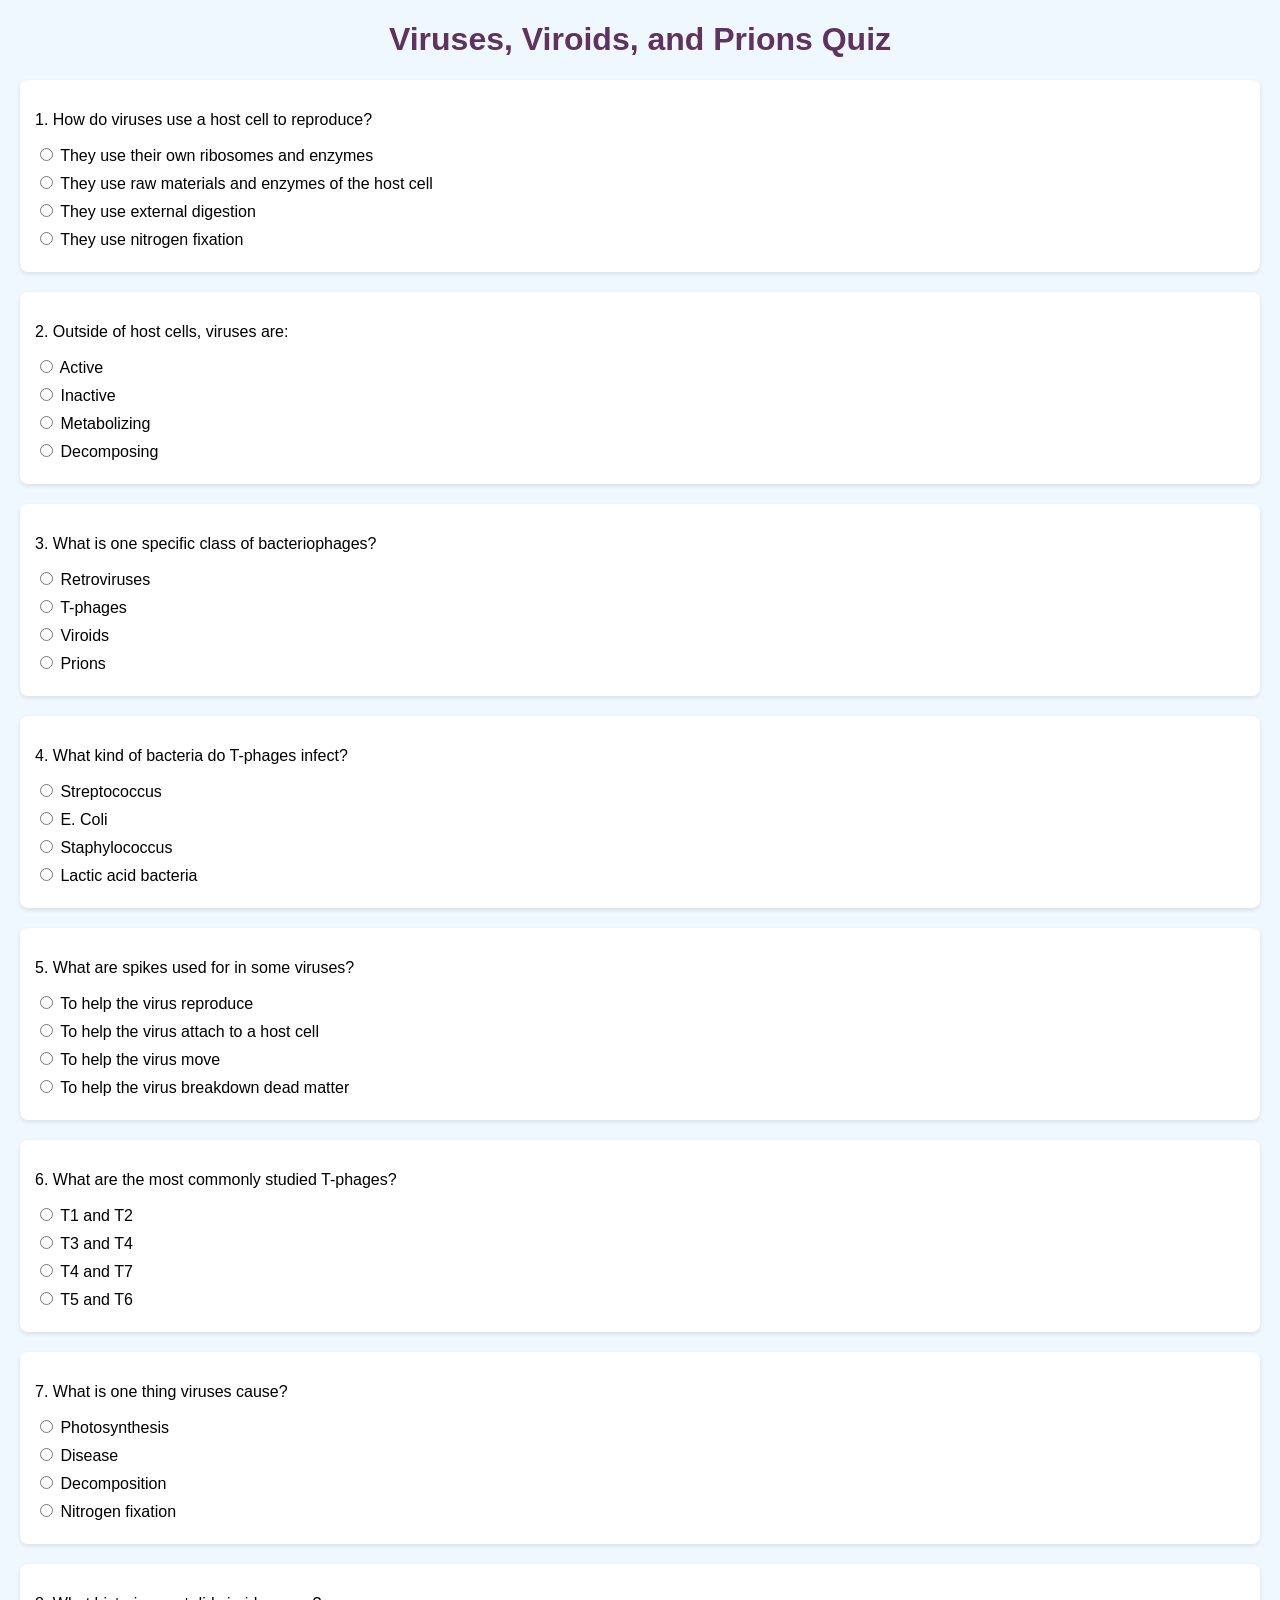
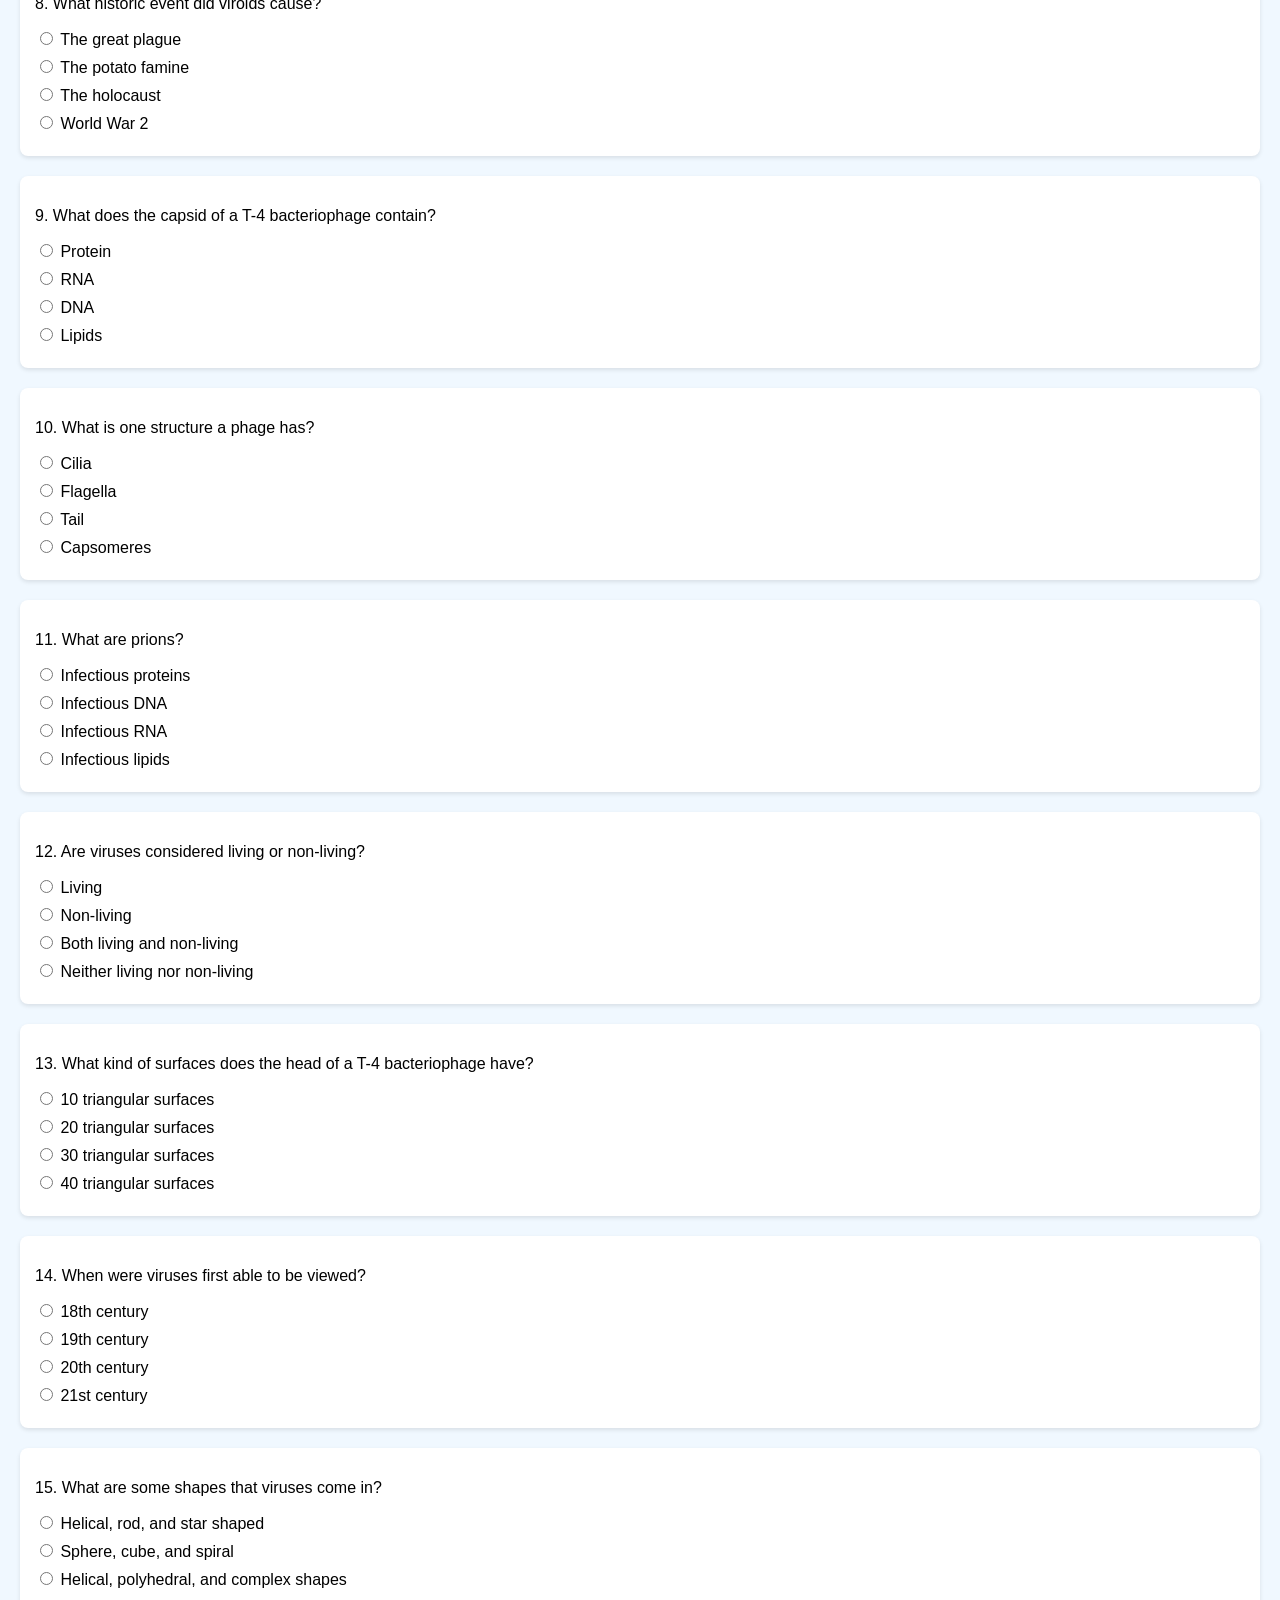
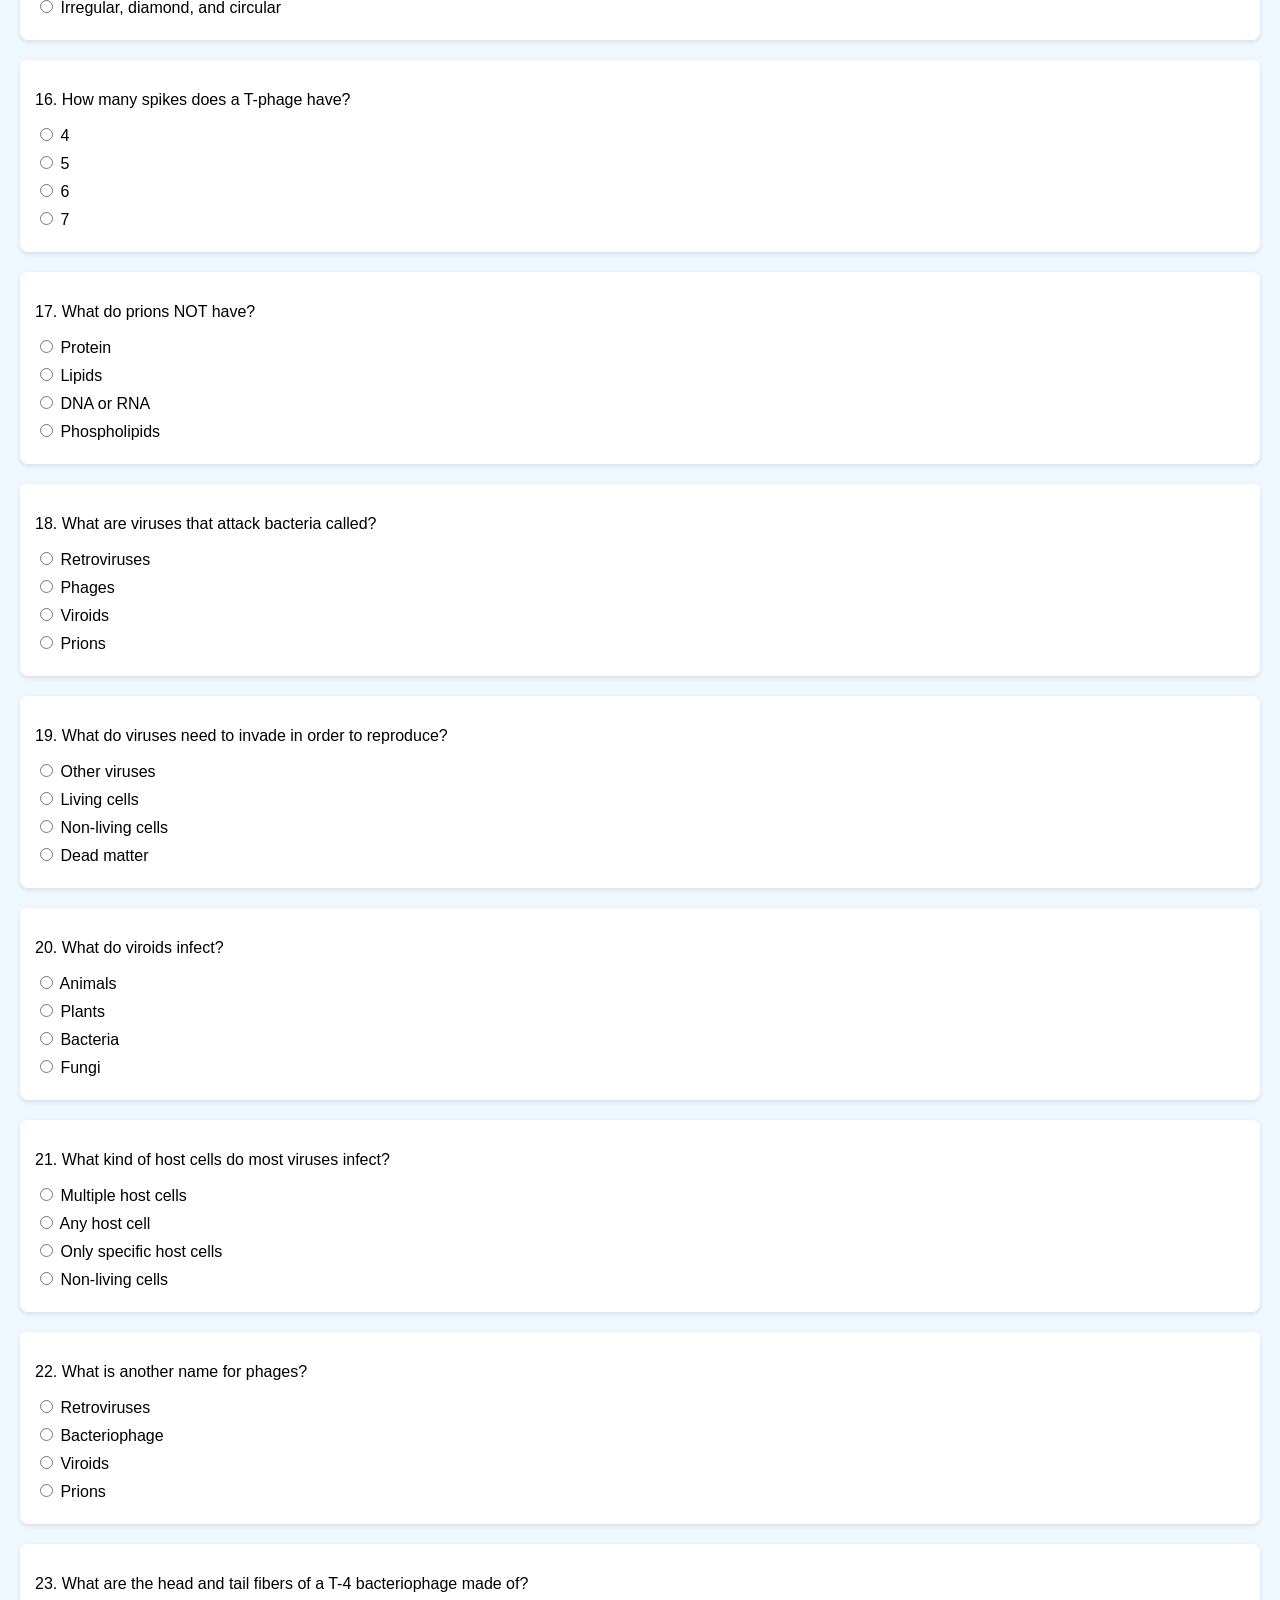
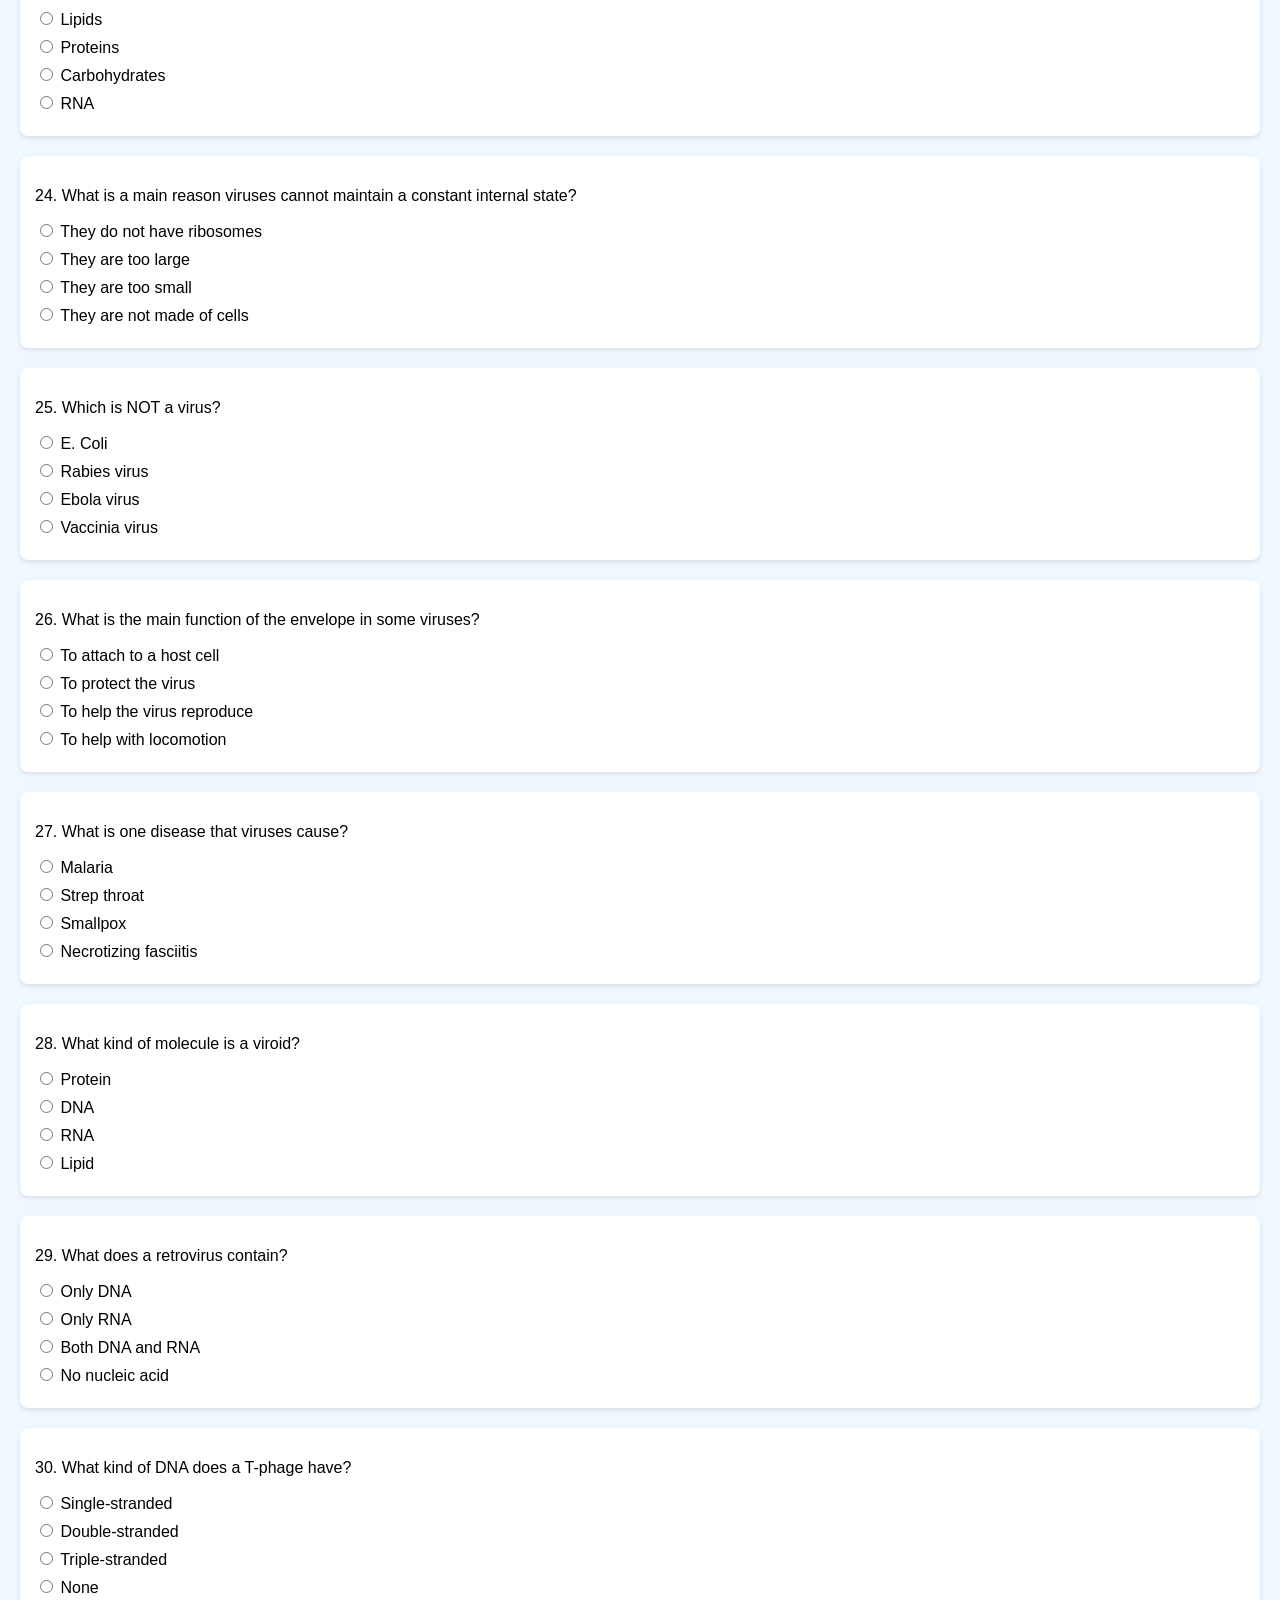
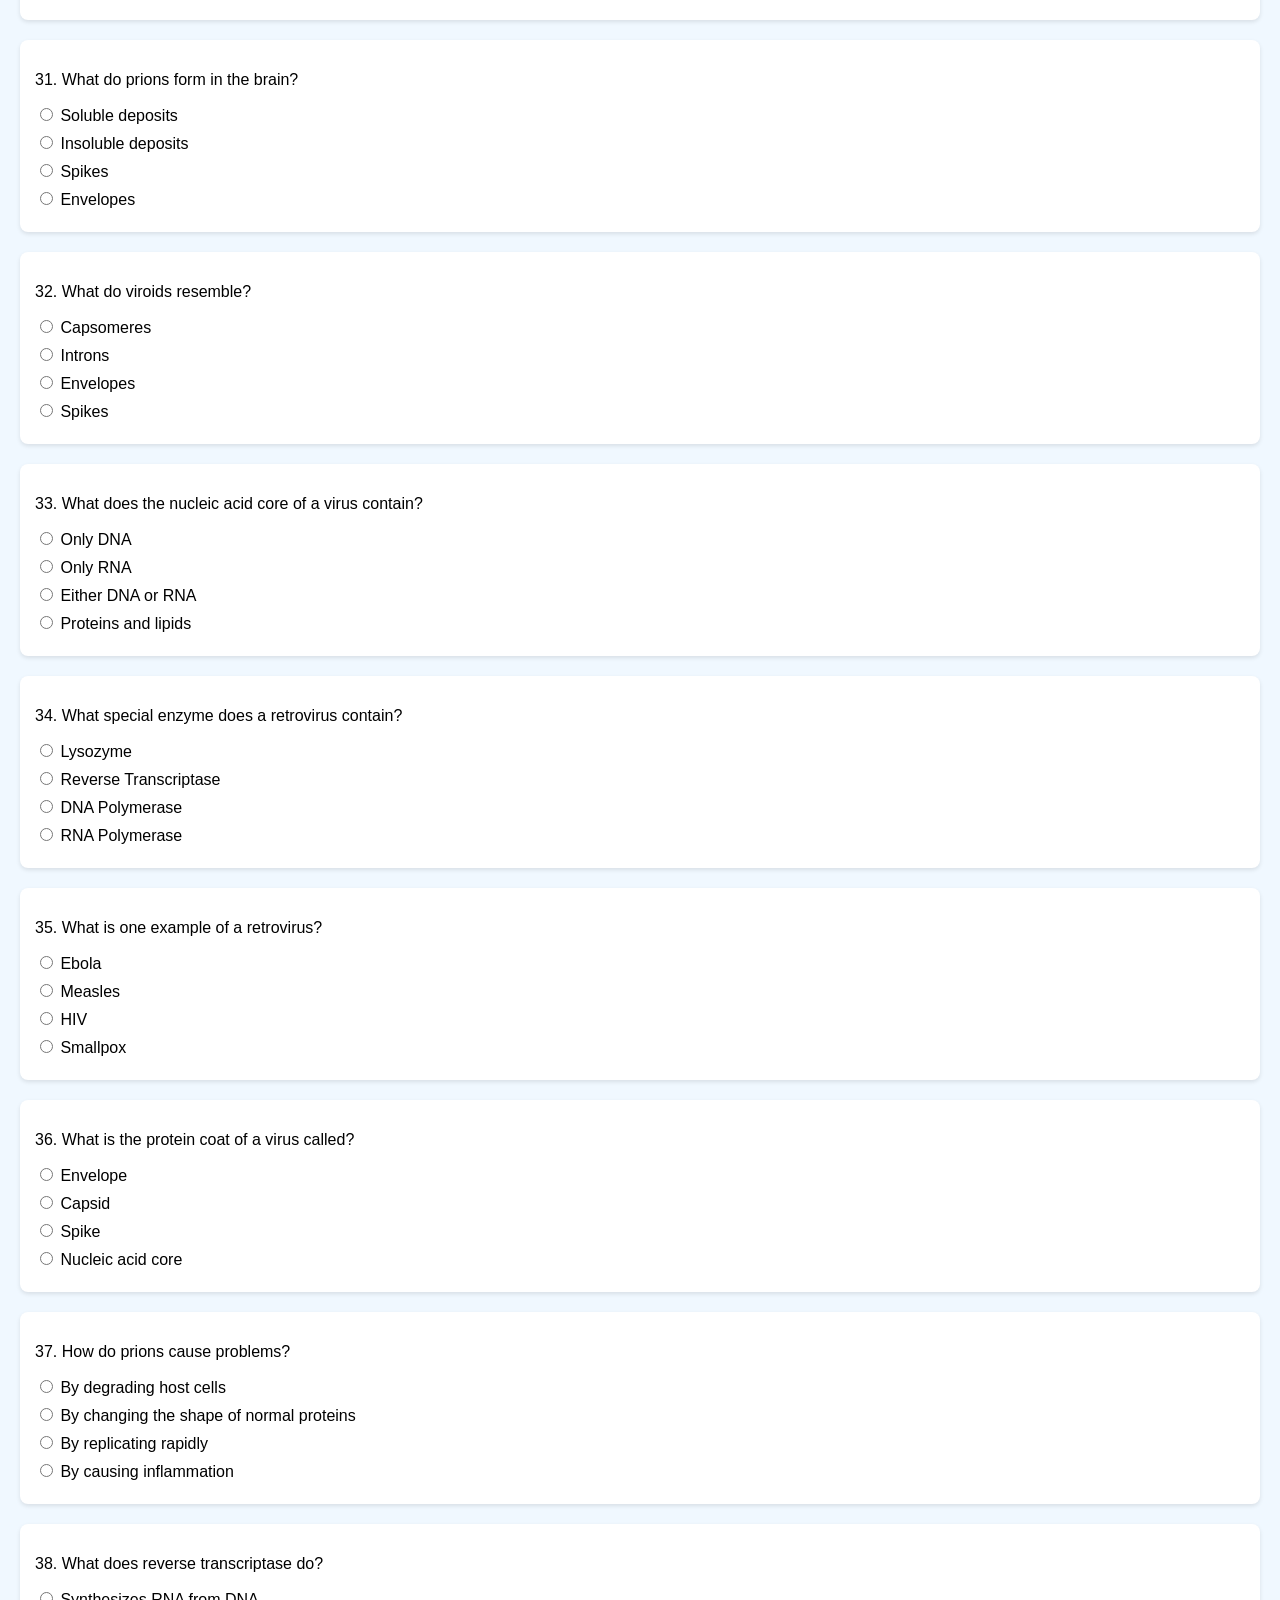
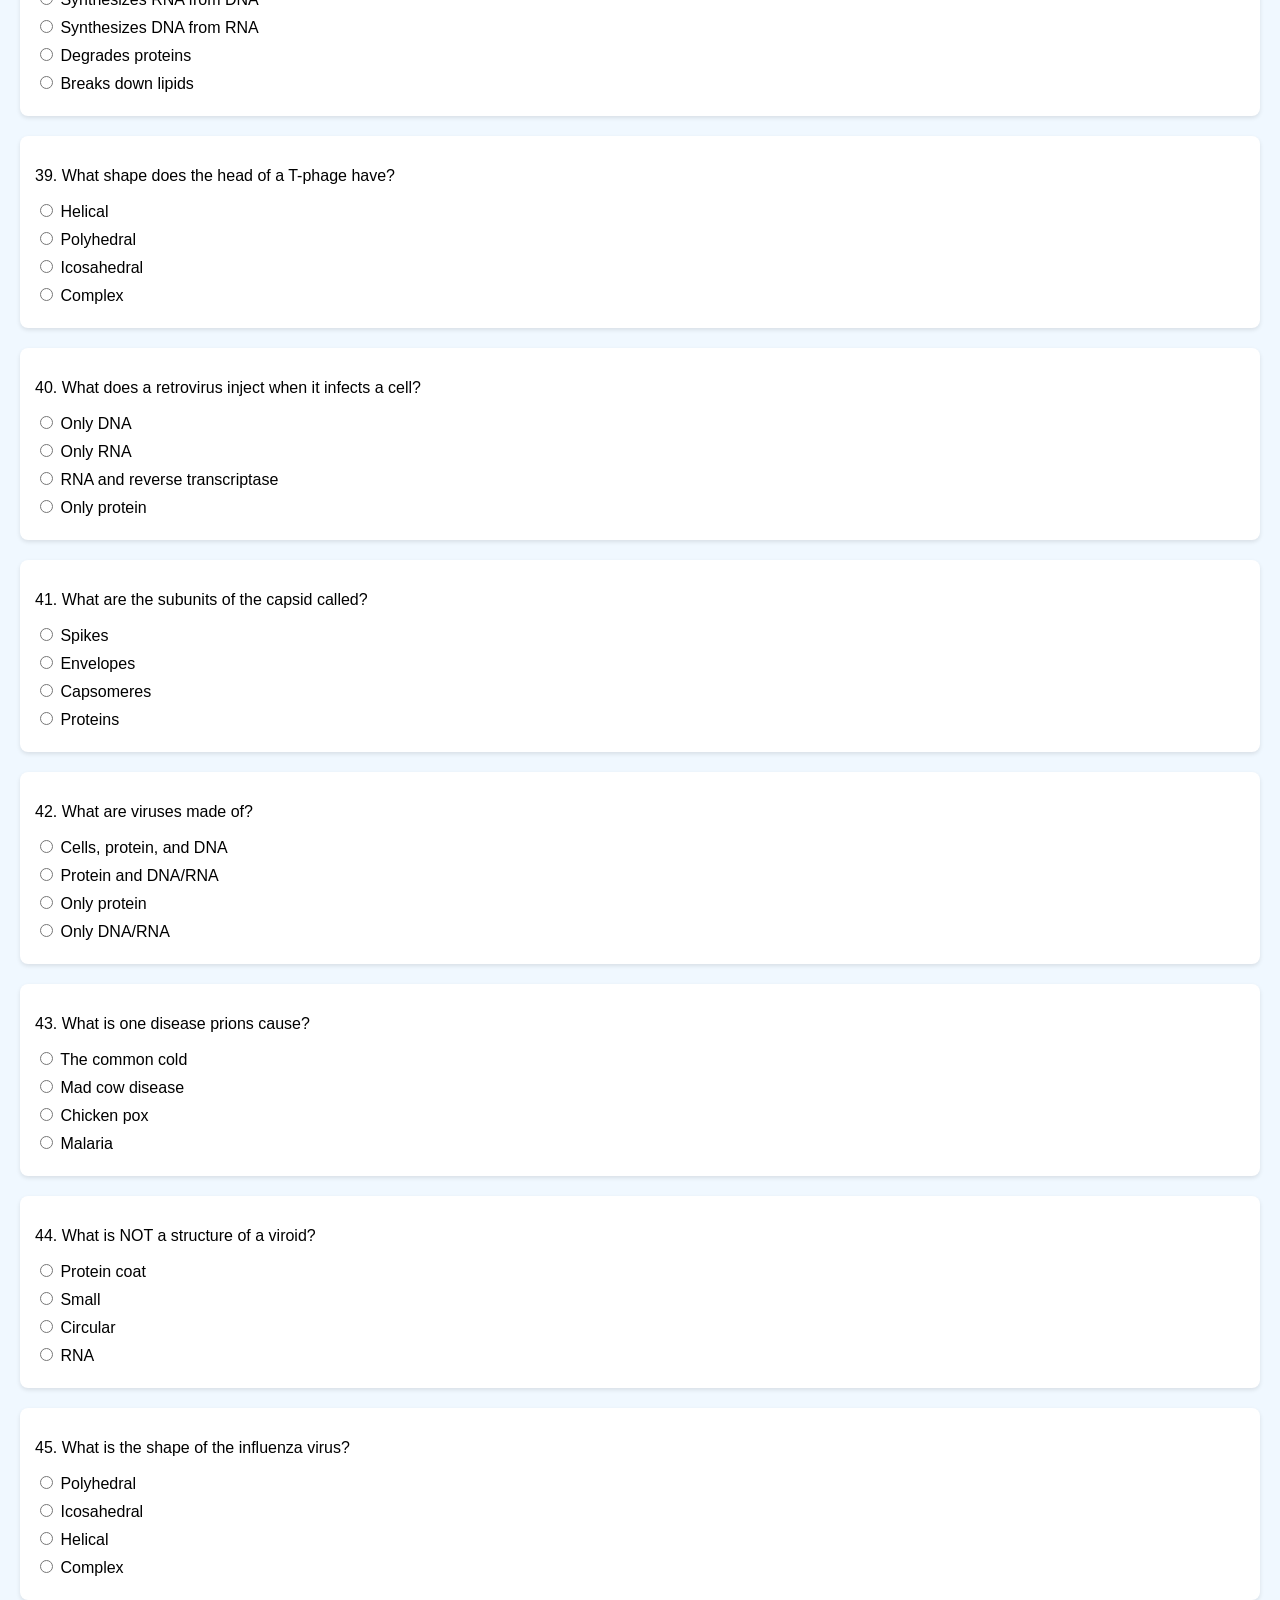
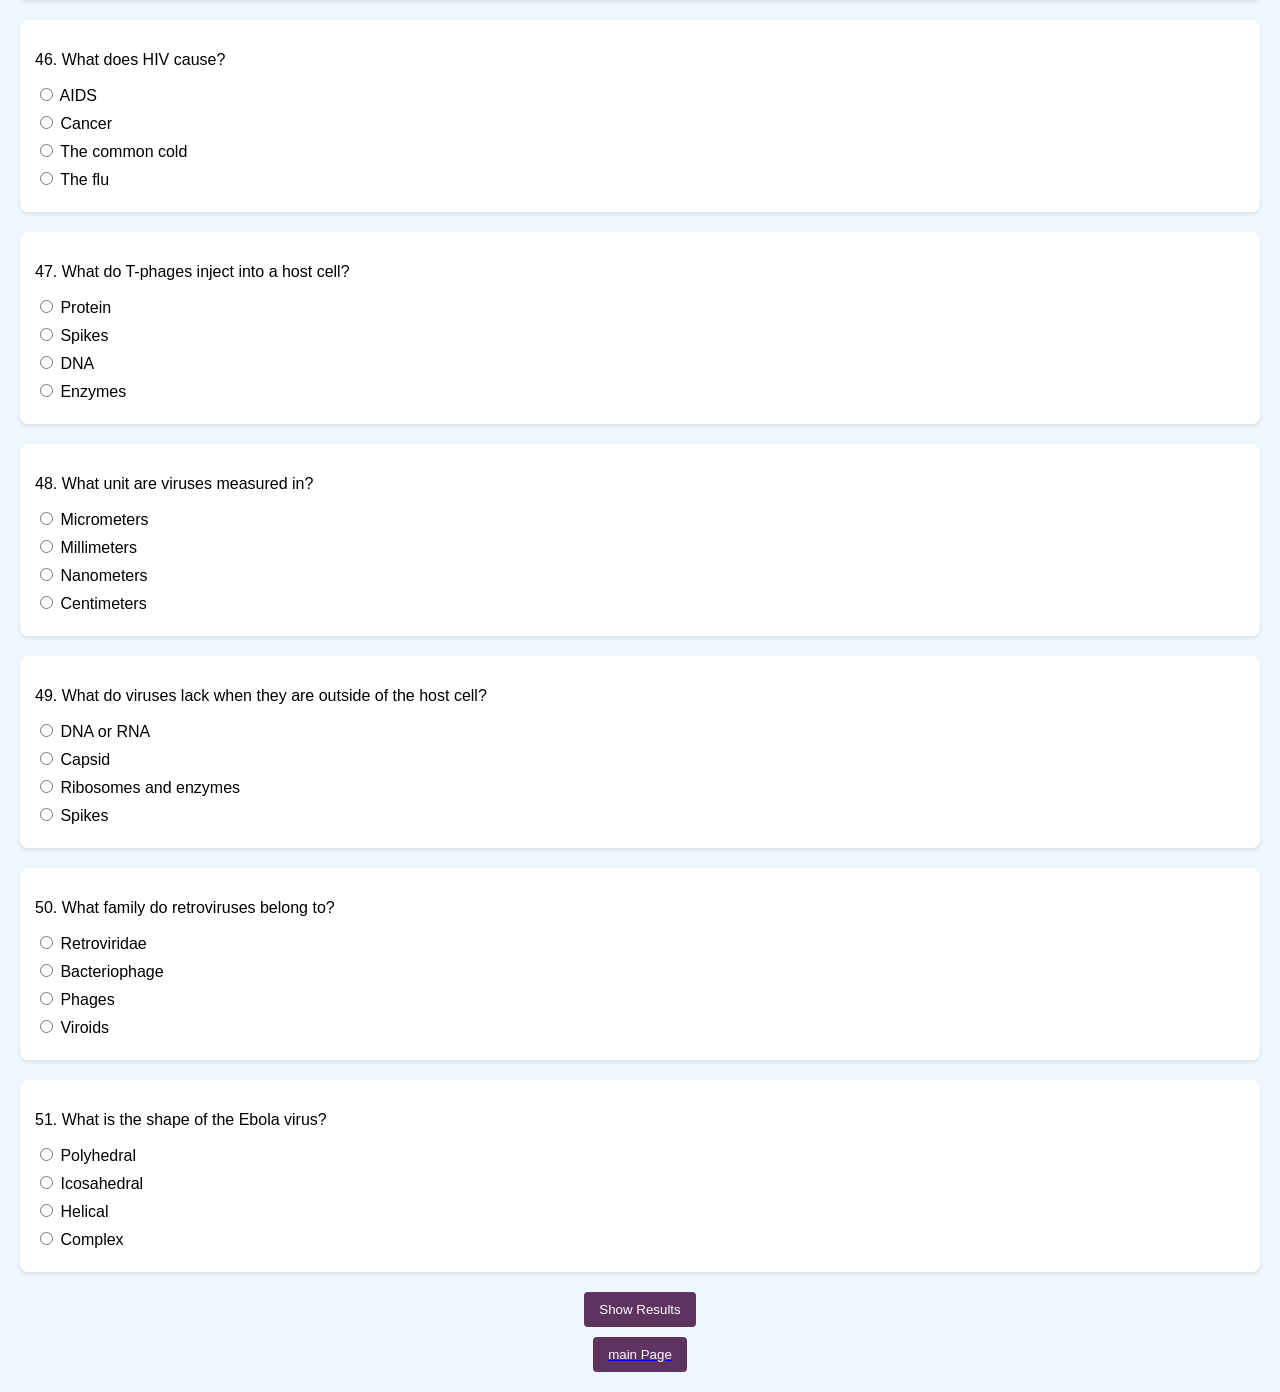
<file: vir.html>
<!DOCTYPE html>
<html lang="en">
<head>
    <meta charset="UTF-8">
    <meta name="viewport" content="width=device-width, initial-scale=1.0">
    <title>Viruses, Viroids, and Prions Quiz</title>
    <style>
        body { font-family: sans-serif; margin: 20px; background-color: #f0f8ff; }
        h1 { text-align: center; color: #5e3360; }
        .question { margin-bottom: 20px; background-color: white; padding: 15px; border-radius: 8px; box-shadow: 0 2px 4px rgba(0,0,0,0.1); }
        .options label { display: block; margin-bottom: 8px; cursor: pointer;}
        button { padding: 10px 15px; background-color: #5e3360; color: white; border: none; border-radius: 4px; cursor: pointer; margin-top: 10px; display: block; margin-left: auto; margin-right: auto; }
        button:hover { background-color: #431f45;}
        .correct-answer { color: green; font-weight: bold;}
        .wrong-answer { color: red; font-weight: bold;}
    </style>
</head>
<body>
    <h1>Viruses, Viroids, and Prions Quiz</h1>
    <div id="quiz-container"></div>
    <button onclick="showResults()">Show Results</button>
     <a href="index.html"><button ">main Page</button></a>
    <div id="score"></div>

    <script>
        const questions = [
            {
                question: "Are viruses considered living or non-living?",
                options: ["Living", "Non-living", "Both living and non-living", "Neither living nor non-living"],
                correctAnswer: "Both living and non-living"
            },
             {
                question: "What is a main reason viruses cannot maintain a constant internal state?",
                options: ["They do not have ribosomes", "They are too large", "They are too small", "They are not made of cells"],
                correctAnswer: "They are not made of cells"
            },
            {
                question: "What are viruses made of?",
                options: ["Cells, protein, and DNA", "Protein and DNA/RNA", "Only protein", "Only DNA/RNA"],
                correctAnswer: "Protein and DNA/RNA"
            },
            {
                question: "What do viruses need to invade in order to reproduce?",
                options: ["Other viruses", "Living cells", "Non-living cells", "Dead matter"],
                correctAnswer: "Living cells"
            },
             {
                  question: "What unit are viruses measured in?",
                   options: ["Micrometers", "Millimeters", "Nanometers", "Centimeters"],
                  correctAnswer: "Nanometers"
            },
             {
                  question: "When were viruses first able to be viewed?",
                  options: ["18th century", "19th century", "20th century", "21st century"],
                  correctAnswer: "20th century"
            },
             {
                   question: "Which is NOT a virus?",
                    options: ["E. Coli", "Rabies virus", "Ebola virus", "Vaccinia virus"],
                    correctAnswer: "E. Coli"
              },
              {
                  question: "What is the protein coat of a virus called?",
                  options: ["Envelope", "Capsid", "Spike", "Nucleic acid core"],
                  correctAnswer: "Capsid"
              },
              {
                  question: "What does the nucleic acid core of a virus contain?",
                  options: ["Only DNA", "Only RNA", "Either DNA or RNA", "Proteins and lipids"],
                   correctAnswer: "Either DNA or RNA"
             },
             {
                  question: "What is the main function of the envelope in some viruses?",
                  options: ["To attach to a host cell", "To protect the virus", "To help the virus reproduce", "To help with locomotion"],
                   correctAnswer: "To protect the virus"
              },
             {
                 question: "What are spikes used for in some viruses?",
                  options: ["To help the virus reproduce", "To help the virus attach to a host cell", "To help the virus move", "To help the virus breakdown dead matter"],
                 correctAnswer: "To help the virus attach to a host cell"
              },
               {
                  question: "What kind of host cells do most viruses infect?",
                  options: ["Multiple host cells", "Any host cell", "Only specific host cells", "Non-living cells"],
                  correctAnswer: "Only specific host cells"
             },
            {
                  question: "What are the subunits of the capsid called?",
                    options: ["Spikes", "Envelopes", "Capsomeres", "Proteins"],
                    correctAnswer: "Capsomeres"
             },
              {
                   question: "Outside of host cells, viruses are:",
                   options: ["Active", "Inactive", "Metabolizing", "Decomposing"],
                  correctAnswer: "Inactive"
              },
              {
                    question: "What do viruses lack when they are outside of the host cell?",
                    options: ["DNA or RNA", "Capsid", "Ribosomes and enzymes", "Spikes"],
                    correctAnswer: "Ribosomes and enzymes"
               },
              {
                    question: "How do viruses use a host cell to reproduce?",
                    options: ["They use their own ribosomes and enzymes", "They use raw materials and enzymes of the host cell", "They use external digestion", "They use nitrogen fixation"],
                   correctAnswer: "They use raw materials and enzymes of the host cell"
               },
                {
                   question: "What is one thing viruses cause?",
                   options: ["Photosynthesis", "Disease", "Decomposition", "Nitrogen fixation"],
                  correctAnswer: "Disease"
                 },
                 {
                   question: "What is one disease that viruses cause?",
                    options: ["Malaria", "Strep throat", "Smallpox", "Necrotizing fasciitis"],
                   correctAnswer: "Smallpox"
                 },
                  {
                   question: "What are some shapes that viruses come in?",
                    options: ["Helical, rod, and star shaped", "Sphere, cube, and spiral", "Helical, polyhedral, and complex shapes", "Irregular, diamond, and circular"],
                   correctAnswer: "Helical, polyhedral, and complex shapes"
                  },
                 {
                   question: "What is the shape of the Ebola virus?",
                   options: ["Polyhedral", "Icosahedral", "Helical", "Complex"],
                    correctAnswer: "Helical"
                  },
                   {
                     question: "What is the shape of the influenza virus?",
                     options: ["Polyhedral", "Icosahedral", "Helical", "Complex"],
                    correctAnswer: "Polyhedral"
                    },
                   {
                       question: "What are viruses that attack bacteria called?",
                       options: ["Retroviruses", "Phages", "Viroids", "Prions"],
                       correctAnswer: "Phages"
                   },
                  {
                      question: "What is another name for phages?",
                       options: ["Retroviruses", "Bacteriophage", "Viroids", "Prions"],
                       correctAnswer: "Bacteriophage"
                   },
                   {
                      question: "What is one structure a phage has?",
                       options: ["Cilia", "Flagella", "Tail", "Capsomeres"],
                       correctAnswer: "Tail"
                   },
                    {
                       question: "What is one specific class of bacteriophages?",
                        options: ["Retroviruses", "T-phages", "Viroids", "Prions"],
                        correctAnswer: "T-phages"
                    },
                     {
                        question: "What shape does the head of a T-phage have?",
                         options: ["Helical", "Polyhedral", "Icosahedral", "Complex"],
                        correctAnswer: "Icosahedral"
                    },
                     {
                        question: "What kind of DNA does a T-phage have?",
                        options: ["Single-stranded", "Double-stranded", "Triple-stranded", "None"],
                        correctAnswer: "Double-stranded"
                     },
                    {
                      question: "What are the most commonly studied T-phages?",
                       options: ["T1 and T2", "T3 and T4", "T4 and T7", "T5 and T6"],
                       correctAnswer: "T4 and T7"
                      },
                     {
                        question: "What kind of bacteria do T-phages infect?",
                         options: ["Streptococcus", "E. Coli", "Staphylococcus", "Lactic acid bacteria"],
                        correctAnswer: "E. Coli"
                     },
                    {
                        question: "How many spikes does a T-phage have?",
                         options: ["4", "5", "6", "7"],
                        correctAnswer: "6"
                     },
                      {
                        question: "What do T-phages inject into a host cell?",
                         options: ["Protein", "Spikes", "DNA", "Enzymes"],
                        correctAnswer: "DNA"
                     },
                    {
                       question: "What kind of surfaces does the head of a T-4 bacteriophage have?",
                         options: ["10 triangular surfaces", "20 triangular surfaces", "30 triangular surfaces", "40 triangular surfaces"],
                        correctAnswer: "20 triangular surfaces"
                      },
                     {
                         question: "What does the capsid of a T-4 bacteriophage contain?",
                          options: ["Protein", "RNA", "DNA", "Lipids"],
                           correctAnswer: "DNA"
                      },
                      {
                         question: "What are the head and tail fibers of a T-4 bacteriophage made of?",
                           options: ["Lipids", "Proteins", "Carbohydrates", "RNA"],
                           correctAnswer: "Proteins"
                        },
                       {
                          question: "What does a retrovirus contain?",
                           options: ["Only DNA", "Only RNA", "Both DNA and RNA", "No nucleic acid"],
                           correctAnswer: "Only RNA"
                        },
                      {
                          question: "What family do retroviruses belong to?",
                           options: ["Retroviridae", "Bacteriophage", "Phages", "Viroids"],
                           correctAnswer: "Retroviridae"
                        },
                       {
                            question: "What special enzyme does a retrovirus contain?",
                            options: ["Lysozyme", "Reverse Transcriptase", "DNA Polymerase", "RNA Polymerase"],
                             correctAnswer: "Reverse Transcriptase"
                         },
                       {
                           question: "What does a retrovirus inject when it infects a cell?",
                            options: ["Only DNA", "Only RNA", "RNA and reverse transcriptase", "Only protein"],
                            correctAnswer: "RNA and reverse transcriptase"
                        },
                         {
                             question: "What does reverse transcriptase do?",
                             options: ["Synthesizes RNA from DNA", "Synthesizes DNA from RNA", "Degrades proteins", "Breaks down lipids"],
                              correctAnswer: "Synthesizes DNA from RNA"
                         },
                         {
                            question: "What is one example of a retrovirus?",
                             options: ["Ebola", "Measles", "HIV", "Smallpox"],
                            correctAnswer: "HIV"
                         },
                       {
                            question: "What does HIV cause?",
                             options: ["AIDS", "Cancer", "The common cold", "The flu"],
                            correctAnswer: "AIDS"
                         },
                         {
                             question: "What kind of molecule is a viroid?",
                              options: ["Protein", "DNA", "RNA", "Lipid"],
                              correctAnswer: "RNA"
                          },
                          {
                               question: "What is NOT a structure of a viroid?",
                                options: ["Protein coat", "Small", "Circular", "RNA"],
                                correctAnswer: "Protein coat"
                           },
                         {
                              question: "What do viroids infect?",
                               options: ["Animals", "Plants", "Bacteria", "Fungi"],
                               correctAnswer: "Plants"
                            },
                           {
                            question: "What historic event did viroids cause?",
                            options: ["The great plague", "The potato famine", "The holocaust", "World War 2"],
                            correctAnswer: "The potato famine"
                             },
                          {
                               question: "What do viroids resemble?",
                                options: ["Capsomeres", "Introns", "Envelopes", "Spikes"],
                                correctAnswer: "Introns"
                            },
                           {
                            question: "What are prions?",
                             options: ["Infectious proteins", "Infectious DNA", "Infectious RNA", "Infectious lipids"],
                            correctAnswer: "Infectious proteins"
                             },
                           {
                               question: "How do prions cause problems?",
                                options: ["By degrading host cells", "By changing the shape of normal proteins", "By replicating rapidly", "By causing inflammation"],
                                correctAnswer: "By changing the shape of normal proteins"
                            },
                           {
                            question: "What do prions NOT have?",
                             options: ["Protein", "Lipids", "DNA or RNA", "Phospholipids"],
                             correctAnswer: "DNA or RNA"
                            },
                            {
                                question: "What is one disease prions cause?",
                                 options: ["The common cold", "Mad cow disease", "Chicken pox", "Malaria"],
                                  correctAnswer: "Mad cow disease"
                               },
                             {
                                  question: "What do prions form in the brain?",
                                   options: ["Soluble deposits", "Insoluble deposits", "Spikes", "Envelopes"],
                                   correctAnswer: "Insoluble deposits"
                               }

        ];



       let currentQuestions = [...questions]; // Copy of original questions

        function shuffleArray(array) {
            for (let i = array.length - 1; i > 0; i--) {
                const j = Math.floor(Math.random() * (i + 1));
                [array[i], array[j]] = [array[j], array[i]]; // Swap elements
            }
        }

        function createQuiz() {
            shuffleArray(currentQuestions); // Shuffle the copied array
            const quizContainer = document.getElementById('quiz-container');
            quizContainer.innerHTML = ''; // Clear existing content
            currentQuestions.forEach((question, index) => {
                const questionDiv = document.createElement('div');
                questionDiv.classList.add('question');
                questionDiv.innerHTML = `<p>${index + 1}. ${question.question}</p>`;

                const optionsDiv = document.createElement('div');
                optionsDiv.classList.add('options');

                question.options.forEach(option => {
                    optionsDiv.innerHTML += `
                        <label>
                            <input type="radio" name="question${index}" value="${option}">
                            ${option}
                        </label>
                    `;
                });
                questionDiv.appendChild(optionsDiv);
                quizContainer.appendChild(questionDiv);
            });

        }

        function showResults() {
          let score = 0;
          currentQuestions.forEach((question, index) => {
            const selectedOption = document.querySelector(`input[name="question${index}"]:checked`);
            const questionDiv = document.querySelectorAll('.question')[index];

              if(selectedOption) {
              const userAnswer = selectedOption.value;
              const correctAnswer = question.correctAnswer;
              const optionsLabels = questionDiv.querySelectorAll('label');

                if (userAnswer === correctAnswer) {
                    score++;
                    questionDiv.classList.add('correct-answer');
                    selectedOption.parentElement.classList.add('correct-answer');
                } else {
                    questionDiv.classList.add('wrong-answer');
                    selectedOption.parentElement.classList.add('wrong-answer');

                    optionsLabels.forEach(label => {
                    if(label.textContent.trim() === correctAnswer){
                       label.classList.add('correct-answer');
                      }

                    });


                }
               } else {
                const optionsLabels = questionDiv.querySelectorAll('label');

                optionsLabels.forEach(label => {
                 if(label.textContent.trim() === question.correctAnswer){
                    label.classList.add('correct-answer');
                    }

                });


              questionDiv.classList.add('wrong-answer');

              }
            });

           document.getElementById('score').innerHTML = `Your Score: ${score} out of ${currentQuestions.length}`;
            }

            createQuiz(); // Initialize the quiz when the page loads

    </script>
</body>
</html>
</file>
